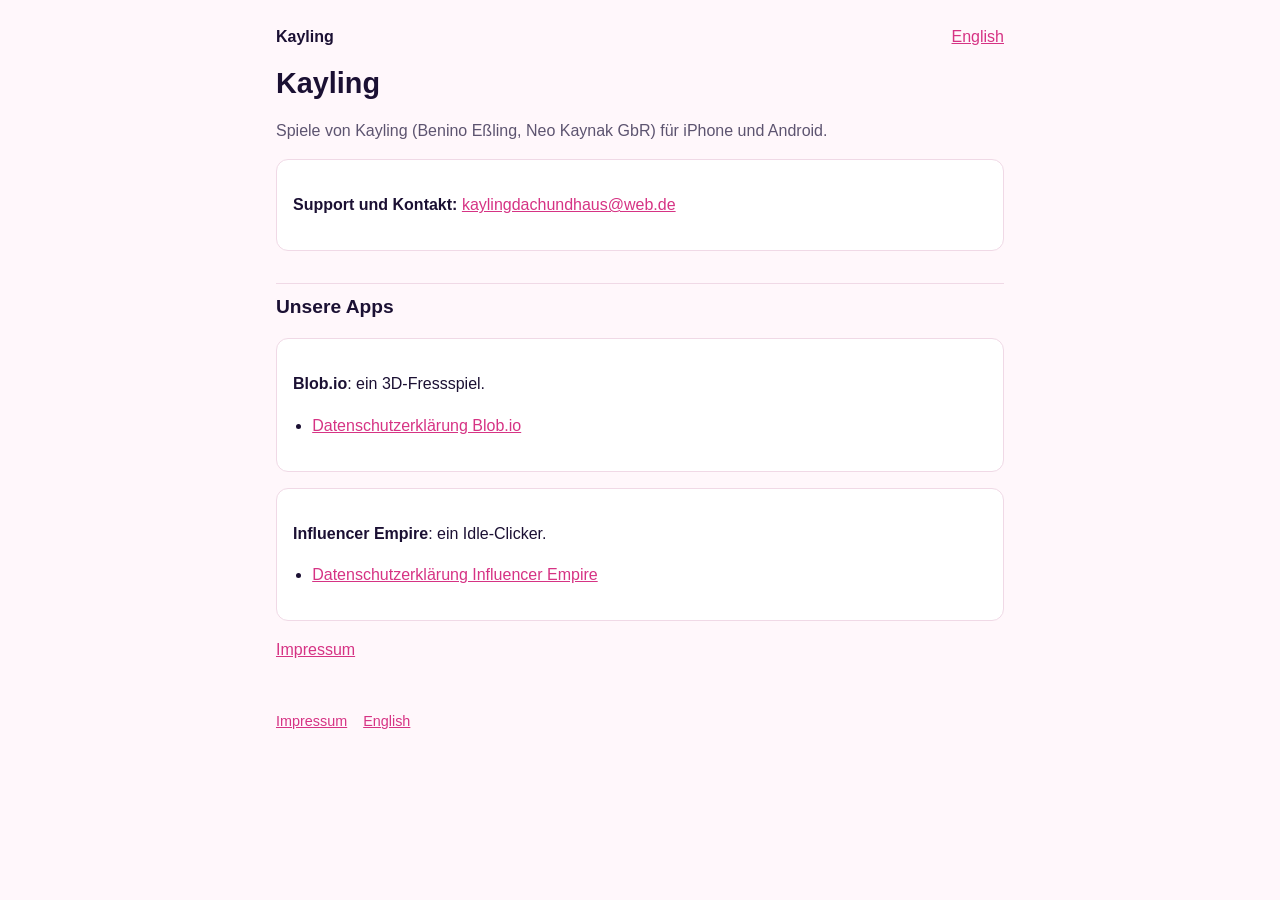
<file: index.html>
<!doctype html>
<html lang="de">
<head>
  <meta charset="utf-8">
  <meta name="viewport" content="width=device-width, initial-scale=1">
  <title>Kayling | Spiele</title>
  <link rel="stylesheet" href="style.css">
</head>
<body>
<main>
  <header class="top"><a class="brand" href="index.html">Kayling</a><nav class="lang"><a href="en/index.html" hreflang="en">English</a></nav></header>
  <h1>Kayling</h1>
  <p class="muted">Spiele von Kayling (Benino Eßling, Neo Kaynak GbR) für iPhone und Android.</p>
  <div class="card">
    <p><strong>Support und Kontakt:</strong> <a href="mailto:kaylingdachundhaus@web.de">kaylingdachundhaus@web.de</a></p>
  </div>
  <h2 id="datenschutz">Unsere Apps</h2>
  <div class="card">
    <p><strong>Blob.io</strong>: ein 3D-Fressspiel.</p>
    <ul><li><a href="datenschutz-blob.html">Datenschutzerklärung Blob.io</a></li></ul>
  </div>
  <div class="card">
    <p><strong>Influencer Empire</strong>: ein Idle-Clicker.</p>
    <ul><li><a href="datenschutz-influencer.html">Datenschutzerklärung Influencer Empire</a></li></ul>
  </div>
  <p><a href="impressum.html">Impressum</a></p>
  <footer class="muted"><a href="impressum.html">Impressum</a><a href="en/index.html">English</a></footer>
</main>
</body>
</html>
</file>
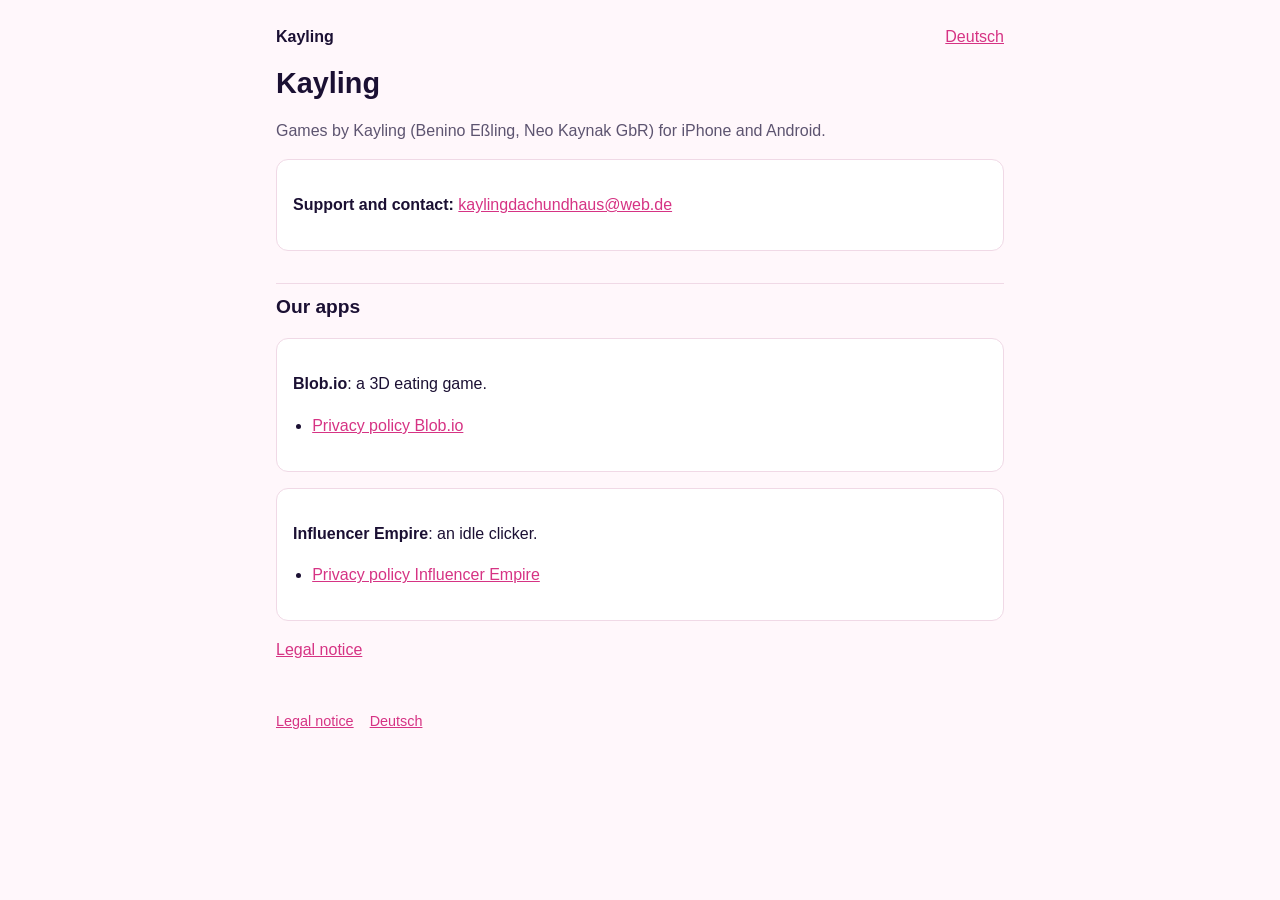
<file: en/index.html>
<!doctype html>
<html lang="en">
<head>
  <meta charset="utf-8">
  <meta name="viewport" content="width=device-width, initial-scale=1">
  <title>Kayling | Games</title>
  <link rel="stylesheet" href="../style.css">
</head>
<body>
<main>
  <header class="top"><a class="brand" href="index.html">Kayling</a><nav class="lang"><a href="../index.html" hreflang="de">Deutsch</a></nav></header>
  <h1>Kayling</h1>
  <p class="muted">Games by Kayling (Benino Eßling, Neo Kaynak GbR) for iPhone and Android.</p>
  <div class="card">
    <p><strong>Support and contact:</strong> <a href="mailto:kaylingdachundhaus@web.de">kaylingdachundhaus@web.de</a></p>
  </div>
  <h2 id="privacy">Our apps</h2>
  <div class="card">
    <p><strong>Blob.io</strong>: a 3D eating game.</p>
    <ul><li><a href="privacy-blob.html">Privacy policy Blob.io</a></li></ul>
  </div>
  <div class="card">
    <p><strong>Influencer Empire</strong>: an idle clicker.</p>
    <ul><li><a href="privacy-influencer.html">Privacy policy Influencer Empire</a></li></ul>
  </div>
  <p><a href="imprint.html">Legal notice</a></p>
  <footer class="muted"><a href="imprint.html">Legal notice</a><a href="../index.html">Deutsch</a></footer>
</main>
</body>
</html>
</file>
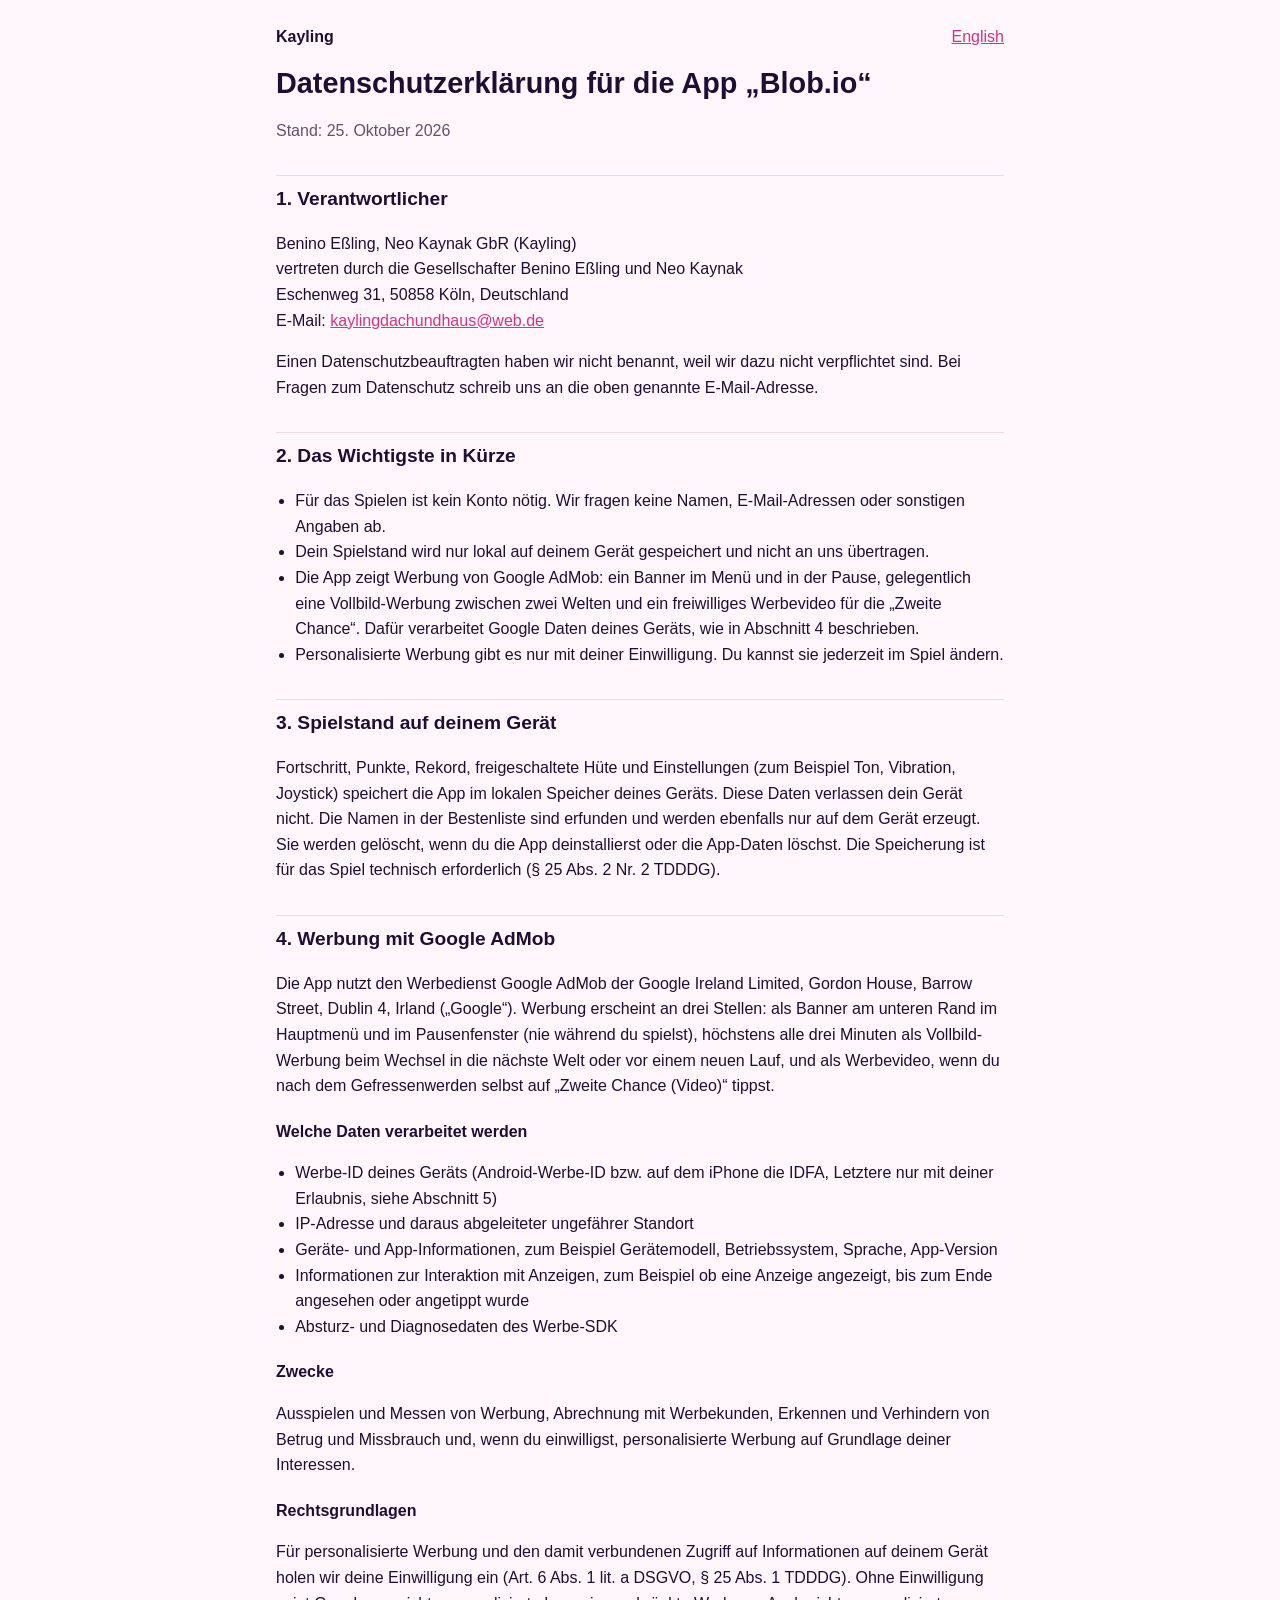
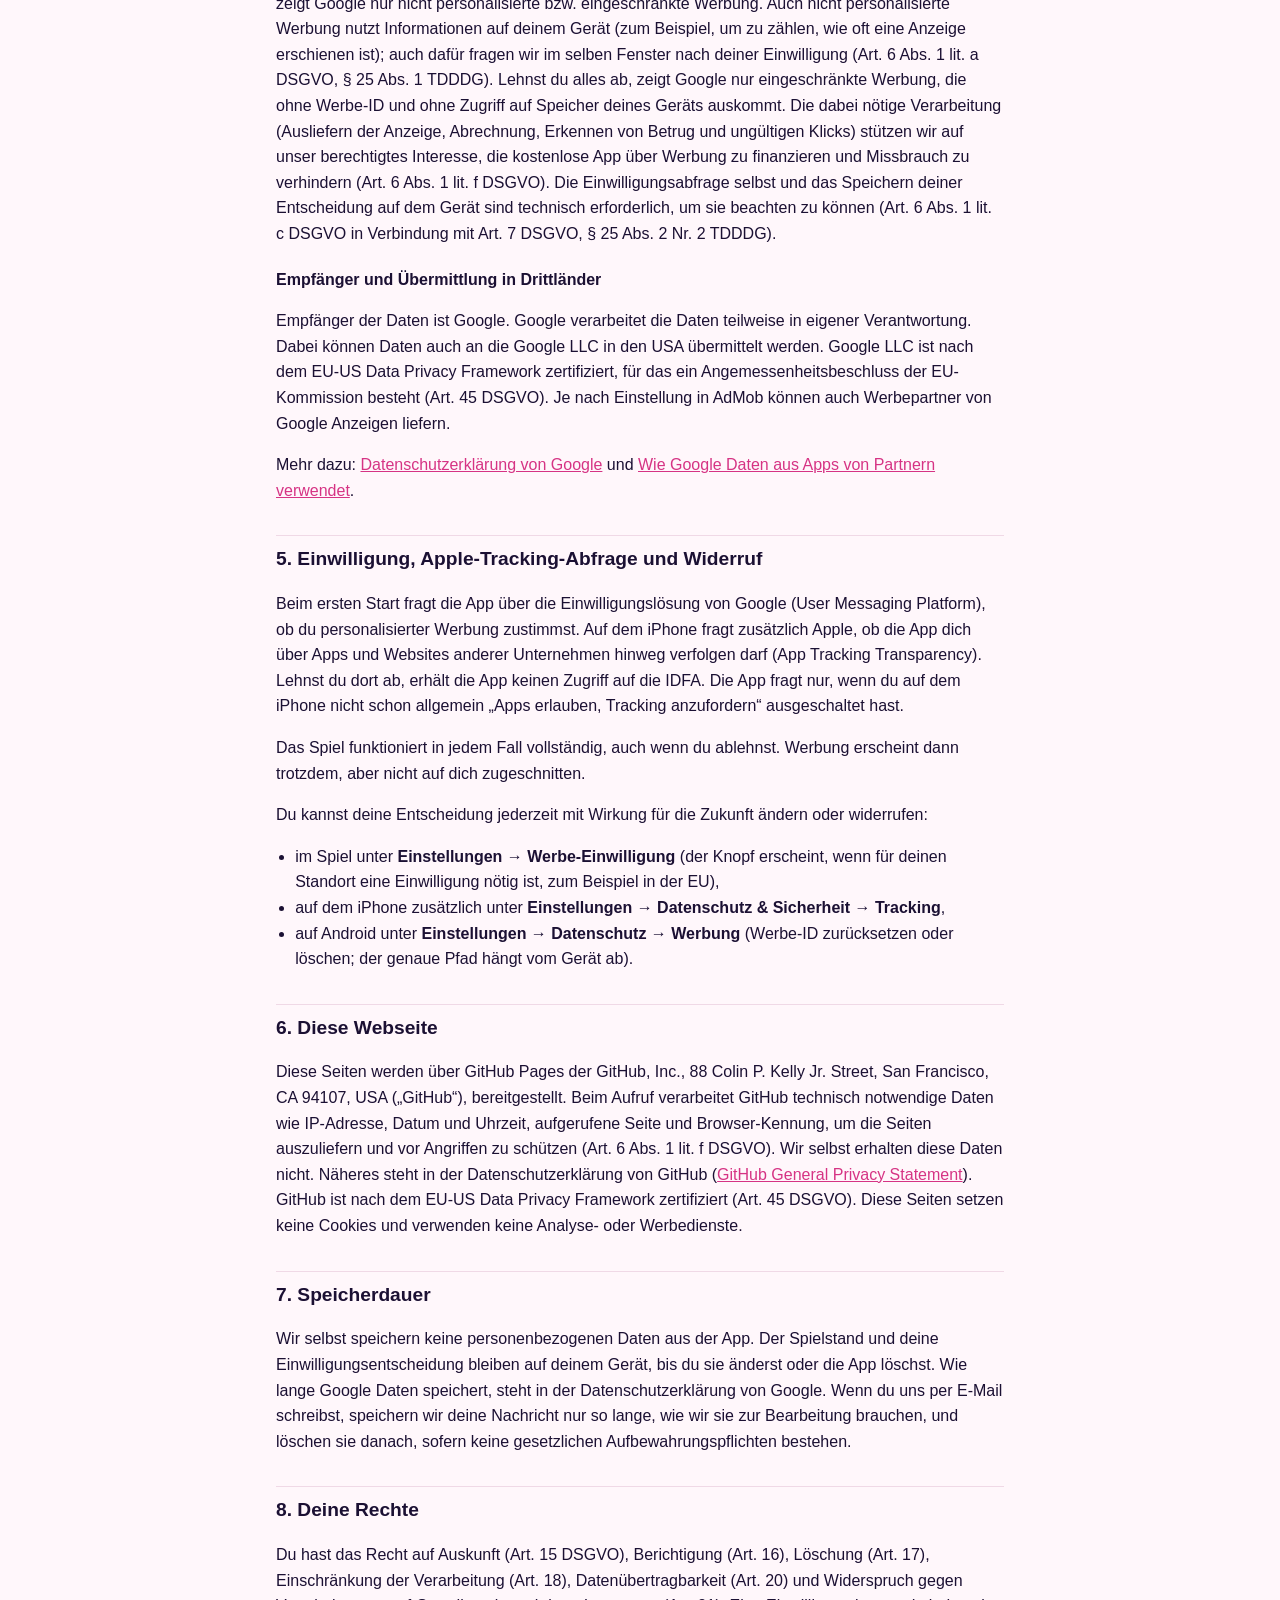
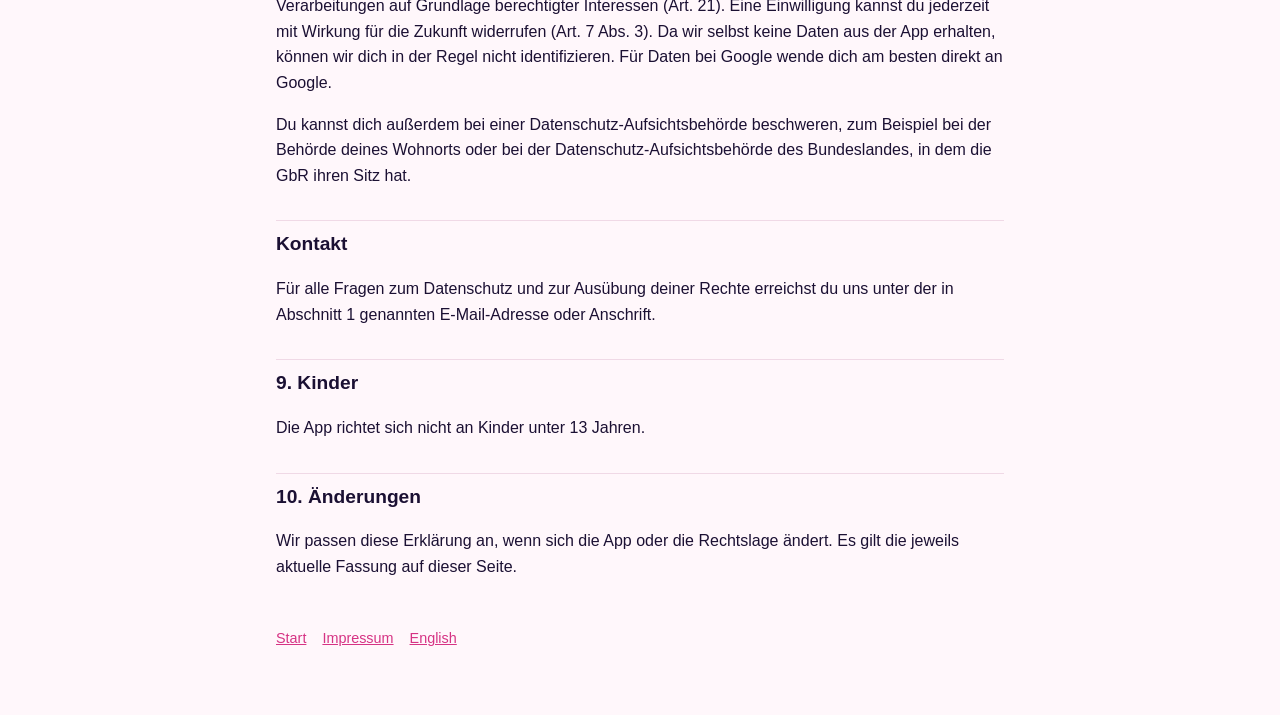
<file: datenschutz-blob.html>
<!doctype html>
<html lang="de">
<head>
  <meta charset="utf-8">
  <meta name="viewport" content="width=device-width, initial-scale=1">
  <title>Datenschutzerklärung Blob.io | Kayling</title>
  <link rel="stylesheet" href="style.css">
</head>
<body>
<main>
  <header class="top"><a class="brand" href="index.html">Kayling</a><nav class="lang"><a href="en/privacy-blob.html" hreflang="en">English</a></nav></header>


  <h1>Datenschutzerklärung für die App „Blob.io“</h1>
  <p class="muted">Stand: 25. Oktober 2026</p>

  <h2>1. Verantwortlicher</h2>
  <p>
    Benino Eßling, Neo Kaynak GbR (Kayling)<br>
    vertreten durch die Gesellschafter Benino Eßling und Neo Kaynak<br>
    Eschenweg 31, 50858 Köln, Deutschland<br>
    E-Mail: <a href="mailto:kaylingdachundhaus@web.de">kaylingdachundhaus@web.de</a>
  </p>
  <p>Einen Datenschutzbeauftragten haben wir nicht benannt, weil wir dazu nicht verpflichtet sind. Bei Fragen zum Datenschutz schreib uns an die oben genannte E-Mail-Adresse.</p>

  <h2>2. Das Wichtigste in Kürze</h2>
  <ul>
    <li>Für das Spielen ist kein Konto nötig. Wir fragen keine Namen, E-Mail-Adressen oder sonstigen Angaben ab.</li>
    <li>Dein Spielstand wird nur lokal auf deinem Gerät gespeichert und nicht an uns übertragen.</li>
    <li>Die App zeigt Werbung von Google AdMob: ein Banner im Menü und in der Pause, gelegentlich eine Vollbild-Werbung zwischen zwei Welten und ein freiwilliges Werbevideo für die „Zweite Chance“. Dafür verarbeitet Google Daten deines Geräts, wie in Abschnitt 4 beschrieben.</li>
    <li>Personalisierte Werbung gibt es nur mit deiner Einwilligung. Du kannst sie jederzeit im Spiel ändern.</li>
  </ul>

  <h2>3. Spielstand auf deinem Gerät</h2>
  <p>Fortschritt, Punkte, Rekord, freigeschaltete Hüte und Einstellungen (zum Beispiel Ton, Vibration, Joystick) speichert die App im lokalen Speicher deines Geräts. Diese Daten verlassen dein Gerät nicht. Die Namen in der Bestenliste sind erfunden und werden ebenfalls nur auf dem Gerät erzeugt. Sie werden gelöscht, wenn du die App deinstallierst oder die App-Daten löschst. Die Speicherung ist für das Spiel technisch erforderlich (§ 25 Abs. 2 Nr. 2 TDDDG).</p>

  <h2>4. Werbung mit Google AdMob</h2>
  <p>Die App nutzt den Werbedienst Google AdMob der Google Ireland Limited, Gordon House, Barrow Street, Dublin 4, Irland („Google“). Werbung erscheint an drei Stellen: als Banner am unteren Rand im Hauptmenü und im Pausenfenster (nie während du spielst), höchstens alle drei Minuten als Vollbild-Werbung beim Wechsel in die nächste Welt oder vor einem neuen Lauf, und als Werbevideo, wenn du nach dem Gefressenwerden selbst auf „Zweite Chance (Video)“ tippst.</p>

  <h3>Welche Daten verarbeitet werden</h3>
  <ul>
    <li>Werbe-ID deines Geräts (Android-Werbe-ID bzw. auf dem iPhone die IDFA, Letztere nur mit deiner Erlaubnis, siehe Abschnitt 5)</li>
    <li>IP-Adresse und daraus abgeleiteter ungefährer Standort</li>
    <li>Geräte- und App-Informationen, zum Beispiel Gerätemodell, Betriebssystem, Sprache, App-Version</li>
    <li>Informationen zur Interaktion mit Anzeigen, zum Beispiel ob eine Anzeige angezeigt, bis zum Ende angesehen oder angetippt wurde</li>
    <li>Absturz- und Diagnosedaten des Werbe-SDK</li>
  </ul>

  <h3>Zwecke</h3>
  <p>Ausspielen und Messen von Werbung, Abrechnung mit Werbekunden, Erkennen und Verhindern von Betrug und Missbrauch und, wenn du einwilligst, personalisierte Werbung auf Grundlage deiner Interessen.</p>

  <h3>Rechtsgrundlagen</h3>
  <p>Für personalisierte Werbung und den damit verbundenen Zugriff auf Informationen auf deinem Gerät holen wir deine Einwilligung ein (Art. 6 Abs. 1 lit. a DSGVO, § 25 Abs. 1 TDDDG). Ohne Einwilligung zeigt Google nur nicht personalisierte bzw. eingeschränkte Werbung. Auch nicht personalisierte Werbung nutzt Informationen auf deinem Gerät (zum Beispiel, um zu zählen, wie oft eine Anzeige erschienen ist); auch dafür fragen wir im selben Fenster nach deiner Einwilligung (Art. 6 Abs. 1 lit. a DSGVO, § 25 Abs. 1 TDDDG). Lehnst du alles ab, zeigt Google nur eingeschränkte Werbung, die ohne Werbe-ID und ohne Zugriff auf Speicher deines Geräts auskommt. Die dabei nötige Verarbeitung (Ausliefern der Anzeige, Abrechnung, Erkennen von Betrug und ungültigen Klicks) stützen wir auf unser berechtigtes Interesse, die kostenlose App über Werbung zu finanzieren und Missbrauch zu verhindern (Art. 6 Abs. 1 lit. f DSGVO). Die Einwilligungsabfrage selbst und das Speichern deiner Entscheidung auf dem Gerät sind technisch erforderlich, um sie beachten zu können (Art. 6 Abs. 1 lit. c DSGVO in Verbindung mit Art. 7 DSGVO, § 25 Abs. 2 Nr. 2 TDDDG).</p>

  <h3>Empfänger und Übermittlung in Drittländer</h3>
  <p>Empfänger der Daten ist Google. Google verarbeitet die Daten teilweise in eigener Verantwortung. Dabei können Daten auch an die Google LLC in den USA übermittelt werden. Google LLC ist nach dem EU-US Data Privacy Framework zertifiziert, für das ein Angemessenheitsbeschluss der EU-Kommission besteht (Art. 45 DSGVO). Je nach Einstellung in AdMob können auch Werbepartner von Google Anzeigen liefern.</p>
  <p>Mehr dazu: <a href="https://policies.google.com/privacy" rel="noopener">Datenschutzerklärung von Google</a> und <a href="https://policies.google.com/technologies/partner-sites" rel="noopener">Wie Google Daten aus Apps von Partnern verwendet</a>.</p>

  <h2>5. Einwilligung, Apple-Tracking-Abfrage und Widerruf</h2>
  <p>Beim ersten Start fragt die App über die Einwilligungslösung von Google (User Messaging Platform), ob du personalisierter Werbung zustimmst. Auf dem iPhone fragt zusätzlich Apple, ob die App dich über Apps und Websites anderer Unternehmen hinweg verfolgen darf (App Tracking Transparency). Lehnst du dort ab, erhält die App keinen Zugriff auf die IDFA. Die App fragt nur, wenn du auf dem iPhone nicht schon allgemein „Apps erlauben, Tracking anzufordern“ ausgeschaltet hast.</p>
  <p>Das Spiel funktioniert in jedem Fall vollständig, auch wenn du ablehnst. Werbung erscheint dann trotzdem, aber nicht auf dich zugeschnitten.</p>
  <p>Du kannst deine Entscheidung jederzeit mit Wirkung für die Zukunft ändern oder widerrufen:</p>
  <ul>
    <li>im Spiel unter <strong>Einstellungen → Werbe-Einwilligung</strong> (der Knopf erscheint, wenn für deinen Standort eine Einwilligung nötig ist, zum Beispiel in der EU),</li>
    <li>auf dem iPhone zusätzlich unter <strong>Einstellungen → Datenschutz &amp; Sicherheit → Tracking</strong>,</li>
    <li>auf Android unter <strong>Einstellungen → Datenschutz → Werbung</strong> (Werbe-ID zurücksetzen oder löschen; der genaue Pfad hängt vom Gerät ab).</li>
  </ul>

  <h2>6. Diese Webseite</h2>
  <p>Diese Seiten werden über GitHub Pages der GitHub, Inc., 88 Colin P. Kelly Jr. Street, San Francisco, CA 94107, USA („GitHub“), bereitgestellt. Beim Aufruf verarbeitet GitHub technisch notwendige Daten wie IP-Adresse, Datum und Uhrzeit, aufgerufene Seite und Browser-Kennung, um die Seiten auszuliefern und vor Angriffen zu schützen (Art. 6 Abs. 1 lit. f DSGVO). Wir selbst erhalten diese Daten nicht. Näheres steht in der Datenschutzerklärung von GitHub (<a href="https://docs.github.com/de/site-policy/privacy-policies/github-general-privacy-statement">GitHub General Privacy Statement</a>). GitHub ist nach dem EU-US Data Privacy Framework zertifiziert (Art. 45 DSGVO). Diese Seiten setzen keine Cookies und verwenden keine Analyse- oder Werbedienste.</p>

  <h2>7. Speicherdauer</h2>
  <p>Wir selbst speichern keine personenbezogenen Daten aus der App. Der Spielstand und deine Einwilligungsentscheidung bleiben auf deinem Gerät, bis du sie änderst oder die App löschst. Wie lange Google Daten speichert, steht in der Datenschutzerklärung von Google. Wenn du uns per E-Mail schreibst, speichern wir deine Nachricht nur so lange, wie wir sie zur Bearbeitung brauchen, und löschen sie danach, sofern keine gesetzlichen Aufbewahrungspflichten bestehen.</p>

  <h2>8. Deine Rechte</h2>
  <p>Du hast das Recht auf Auskunft (Art. 15 DSGVO), Berichtigung (Art. 16), Löschung (Art. 17), Einschränkung der Verarbeitung (Art. 18), Datenübertragbarkeit (Art. 20) und Widerspruch gegen Verarbeitungen auf Grundlage berechtigter Interessen (Art. 21). Eine Einwilligung kannst du jederzeit mit Wirkung für die Zukunft widerrufen (Art. 7 Abs. 3). Da wir selbst keine Daten aus der App erhalten, können wir dich in der Regel nicht identifizieren. Für Daten bei Google wende dich am besten direkt an Google.</p>
  <p>Du kannst dich außerdem bei einer Datenschutz-Aufsichtsbehörde beschweren, zum Beispiel bei der Behörde deines Wohnorts oder bei der Datenschutz-Aufsichtsbehörde des Bundeslandes, in dem die GbR ihren Sitz hat.</p>

  <h2>Kontakt</h2>
  <p>Für alle Fragen zum Datenschutz und zur Ausübung deiner Rechte erreichst du uns unter der in Abschnitt 1 genannten E-Mail-Adresse oder Anschrift.</p>

  <h2>9. Kinder</h2>
  <p>Die App richtet sich nicht an Kinder unter 13 Jahren.</p>

  <h2>10. Änderungen</h2>
  <p>Wir passen diese Erklärung an, wenn sich die App oder die Rechtslage ändert. Es gilt die jeweils aktuelle Fassung auf dieser Seite.</p>

  <footer class="muted"><a href="index.html">Start</a><a href="impressum.html">Impressum</a><a href="en/privacy-blob.html">English</a></footer>
</main>
</body>
</html>
</file>
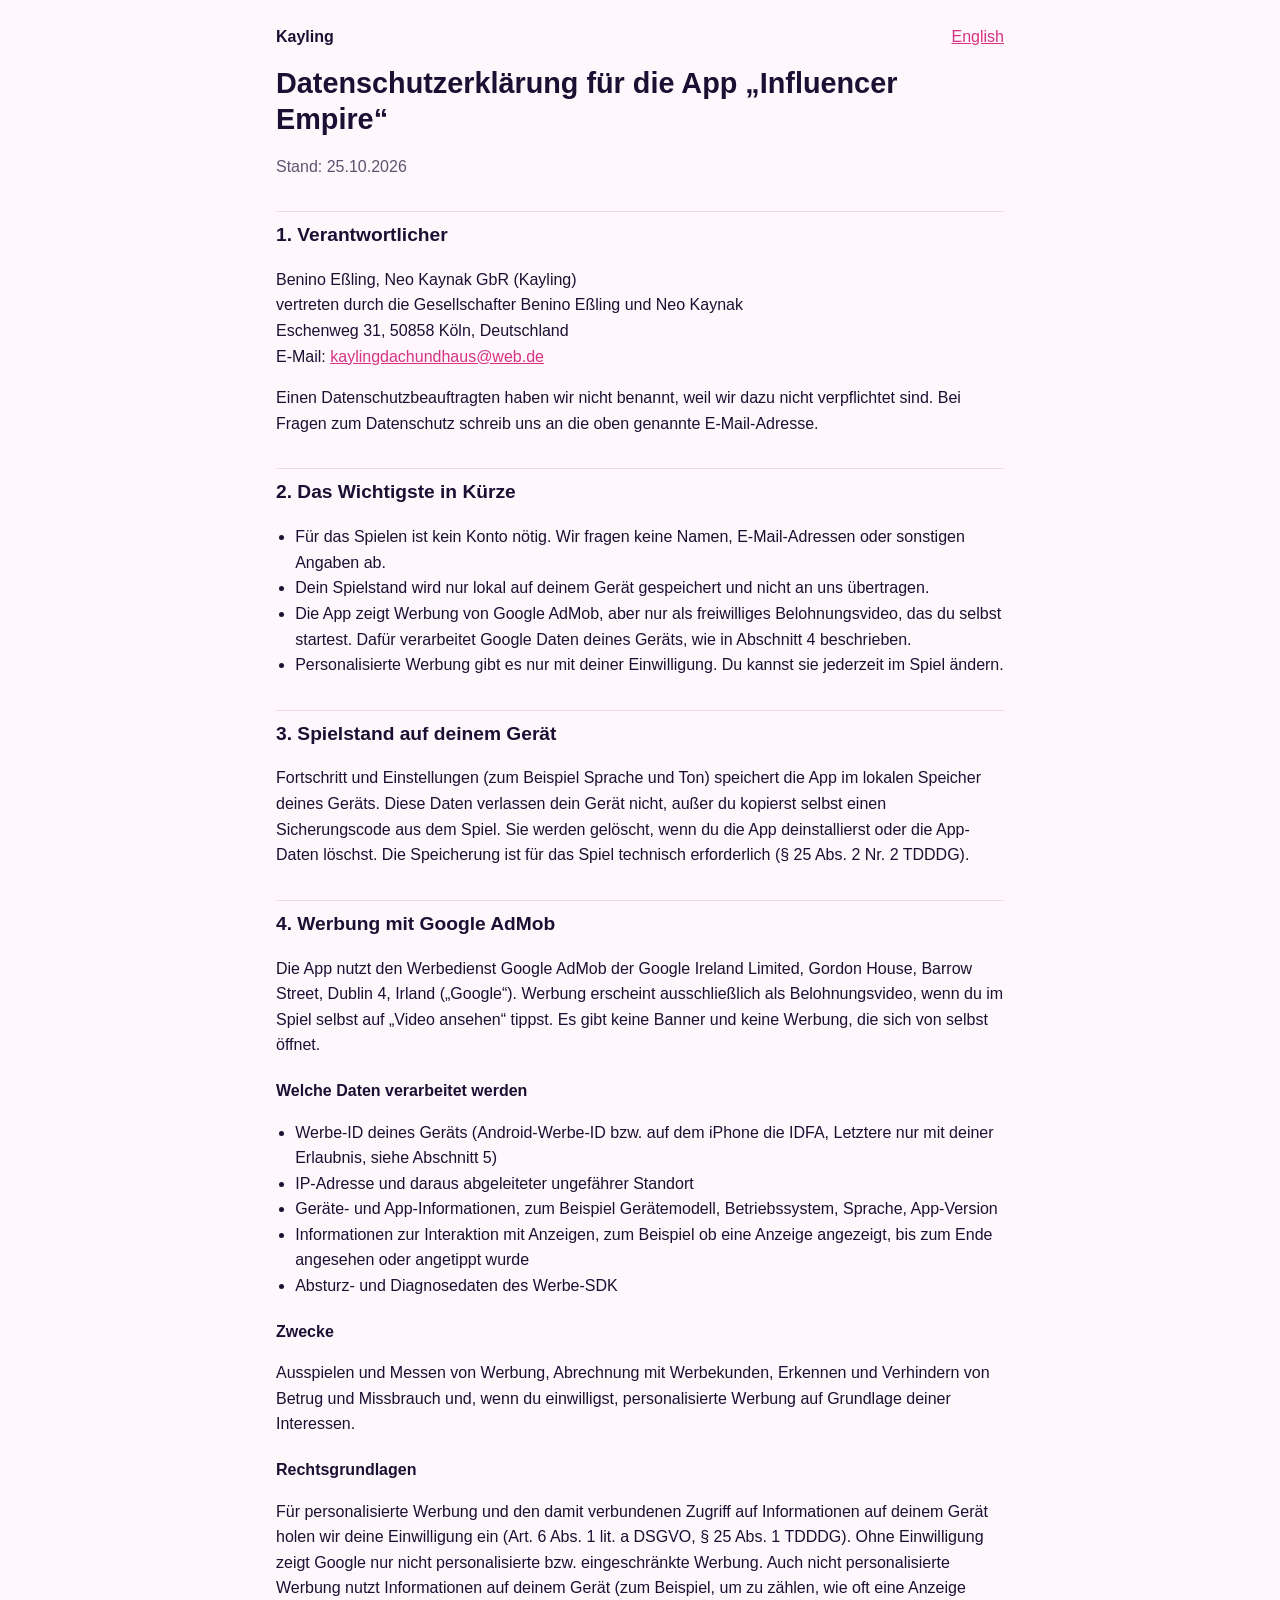
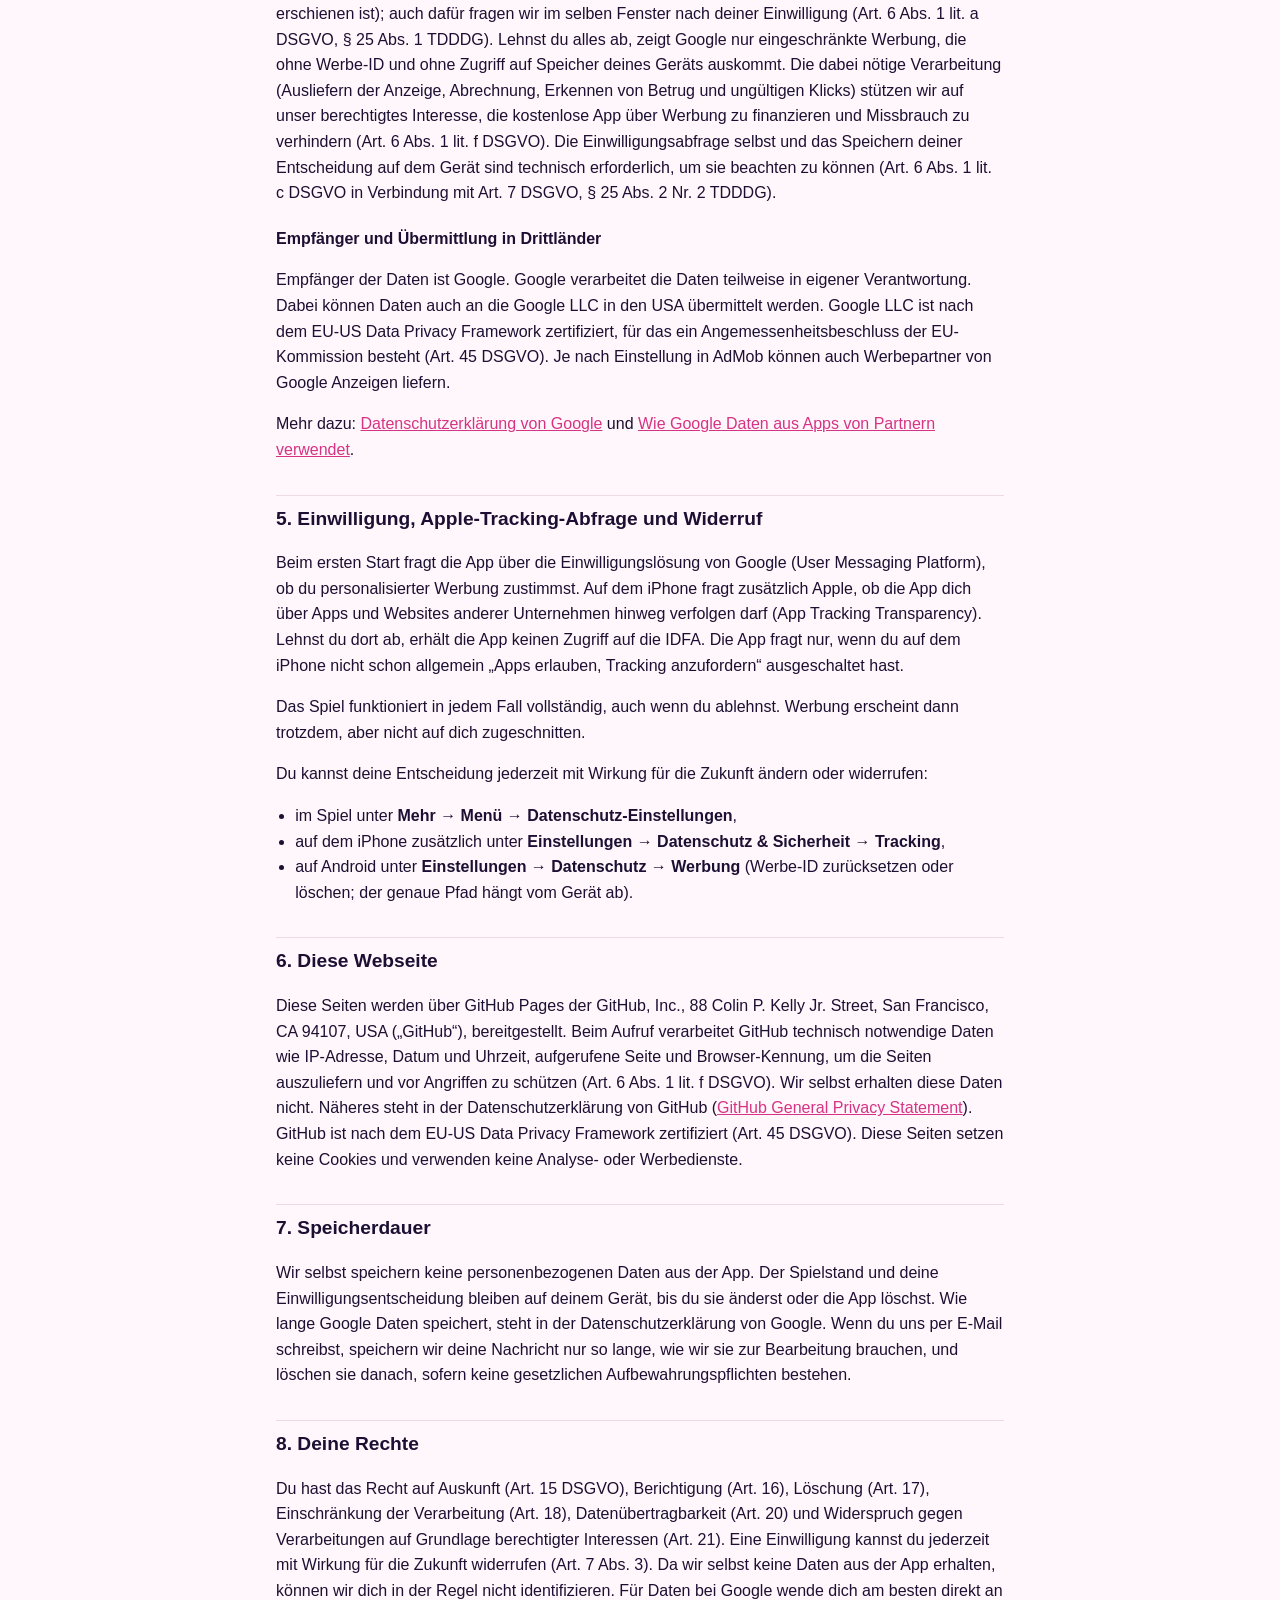
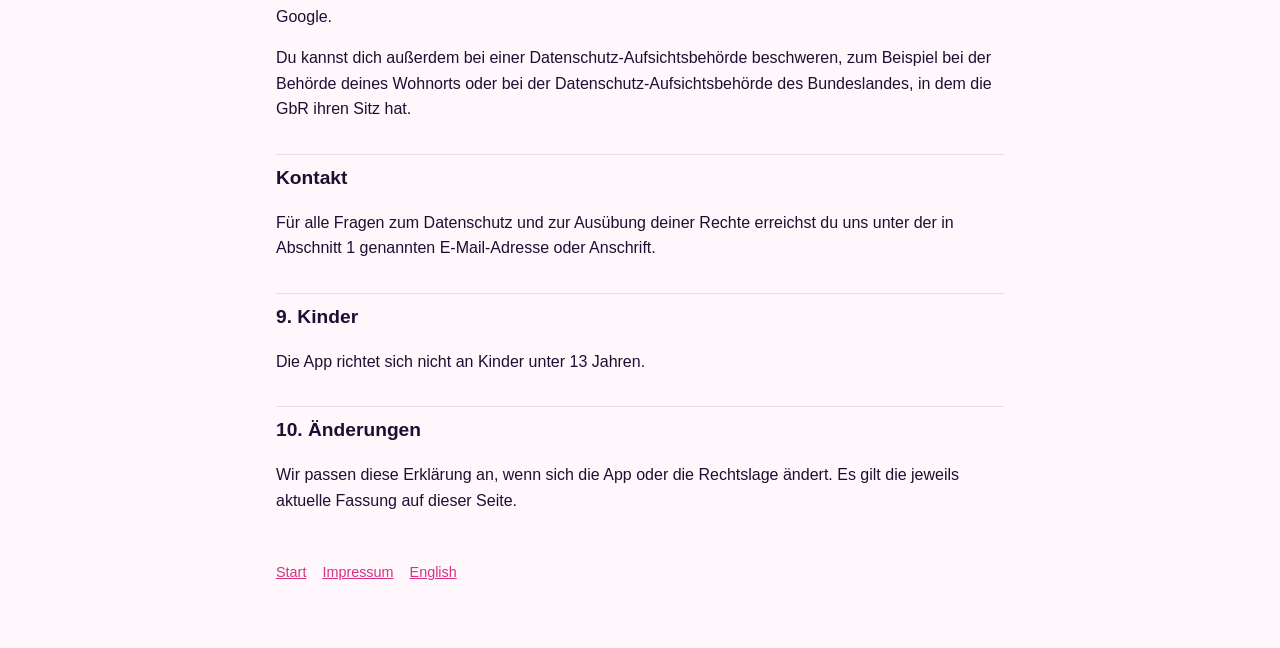
<file: datenschutz-influencer.html>
<!doctype html>
<html lang="de">
<head>
  <meta charset="utf-8">
  <meta name="viewport" content="width=device-width, initial-scale=1">
  <title>Datenschutzerklärung Influencer Empire | Kayling</title>
  <link rel="stylesheet" href="style.css">
</head>
<body>
<main>
  <header class="top"><a class="brand" href="index.html">Kayling</a><nav class="lang"><a href="en/privacy-influencer.html" hreflang="en">English</a></nav></header>

  <h1>Datenschutzerklärung für die App „Influencer Empire“</h1>
  <p class="muted">Stand: 25.10.2026</p>

  <h2>1. Verantwortlicher</h2>
  <p>
    Benino Eßling, Neo Kaynak GbR (Kayling)<br>
    vertreten durch die Gesellschafter Benino Eßling und Neo Kaynak<br>
    Eschenweg 31, 50858 Köln, Deutschland<br>
    E-Mail: <a href="mailto:kaylingdachundhaus@web.de">kaylingdachundhaus@web.de</a>
  </p>
  <p>Einen Datenschutzbeauftragten haben wir nicht benannt, weil wir dazu nicht verpflichtet sind. Bei Fragen zum Datenschutz schreib uns an die oben genannte E-Mail-Adresse.</p>

  <h2>2. Das Wichtigste in Kürze</h2>
  <ul>
    <li>Für das Spielen ist kein Konto nötig. Wir fragen keine Namen, E-Mail-Adressen oder sonstigen Angaben ab.</li>
    <li>Dein Spielstand wird nur lokal auf deinem Gerät gespeichert und nicht an uns übertragen.</li>
    <li>Die App zeigt Werbung von Google AdMob, aber nur als freiwilliges Belohnungsvideo, das du selbst startest. Dafür verarbeitet Google Daten deines Geräts, wie in Abschnitt 4 beschrieben.</li>
    <li>Personalisierte Werbung gibt es nur mit deiner Einwilligung. Du kannst sie jederzeit im Spiel ändern.</li>
  </ul>

  <h2>3. Spielstand auf deinem Gerät</h2>
  <p>Fortschritt und Einstellungen (zum Beispiel Sprache und Ton) speichert die App im lokalen Speicher deines Geräts. Diese Daten verlassen dein Gerät nicht, außer du kopierst selbst einen Sicherungscode aus dem Spiel. Sie werden gelöscht, wenn du die App deinstallierst oder die App-Daten löschst. Die Speicherung ist für das Spiel technisch erforderlich (§ 25 Abs. 2 Nr. 2 TDDDG).</p>

  <h2>4. Werbung mit Google AdMob</h2>
  <p>Die App nutzt den Werbedienst Google AdMob der Google Ireland Limited, Gordon House, Barrow Street, Dublin 4, Irland („Google“). Werbung erscheint ausschließlich als Belohnungsvideo, wenn du im Spiel selbst auf „Video ansehen“ tippst. Es gibt keine Banner und keine Werbung, die sich von selbst öffnet.</p>

  <h3>Welche Daten verarbeitet werden</h3>
  <ul>
    <li>Werbe-ID deines Geräts (Android-Werbe-ID bzw. auf dem iPhone die IDFA, Letztere nur mit deiner Erlaubnis, siehe Abschnitt 5)</li>
    <li>IP-Adresse und daraus abgeleiteter ungefährer Standort</li>
    <li>Geräte- und App-Informationen, zum Beispiel Gerätemodell, Betriebssystem, Sprache, App-Version</li>
    <li>Informationen zur Interaktion mit Anzeigen, zum Beispiel ob eine Anzeige angezeigt, bis zum Ende angesehen oder angetippt wurde</li>
    <li>Absturz- und Diagnosedaten des Werbe-SDK</li>
  </ul>

  <h3>Zwecke</h3>
  <p>Ausspielen und Messen von Werbung, Abrechnung mit Werbekunden, Erkennen und Verhindern von Betrug und Missbrauch und, wenn du einwilligst, personalisierte Werbung auf Grundlage deiner Interessen.</p>

  <h3>Rechtsgrundlagen</h3>
  <p>Für personalisierte Werbung und den damit verbundenen Zugriff auf Informationen auf deinem Gerät holen wir deine Einwilligung ein (Art. 6 Abs. 1 lit. a DSGVO, § 25 Abs. 1 TDDDG). Ohne Einwilligung zeigt Google nur nicht personalisierte bzw. eingeschränkte Werbung. Auch nicht personalisierte Werbung nutzt Informationen auf deinem Gerät (zum Beispiel, um zu zählen, wie oft eine Anzeige erschienen ist); auch dafür fragen wir im selben Fenster nach deiner Einwilligung (Art. 6 Abs. 1 lit. a DSGVO, § 25 Abs. 1 TDDDG). Lehnst du alles ab, zeigt Google nur eingeschränkte Werbung, die ohne Werbe-ID und ohne Zugriff auf Speicher deines Geräts auskommt. Die dabei nötige Verarbeitung (Ausliefern der Anzeige, Abrechnung, Erkennen von Betrug und ungültigen Klicks) stützen wir auf unser berechtigtes Interesse, die kostenlose App über Werbung zu finanzieren und Missbrauch zu verhindern (Art. 6 Abs. 1 lit. f DSGVO). Die Einwilligungsabfrage selbst und das Speichern deiner Entscheidung auf dem Gerät sind technisch erforderlich, um sie beachten zu können (Art. 6 Abs. 1 lit. c DSGVO in Verbindung mit Art. 7 DSGVO, § 25 Abs. 2 Nr. 2 TDDDG).</p>

  <h3>Empfänger und Übermittlung in Drittländer</h3>
  <p>Empfänger der Daten ist Google. Google verarbeitet die Daten teilweise in eigener Verantwortung. Dabei können Daten auch an die Google LLC in den USA übermittelt werden. Google LLC ist nach dem EU-US Data Privacy Framework zertifiziert, für das ein Angemessenheitsbeschluss der EU-Kommission besteht (Art. 45 DSGVO). Je nach Einstellung in AdMob können auch Werbepartner von Google Anzeigen liefern.</p>
  <p>Mehr dazu: <a href="https://policies.google.com/privacy" rel="noopener">Datenschutzerklärung von Google</a> und <a href="https://policies.google.com/technologies/partner-sites" rel="noopener">Wie Google Daten aus Apps von Partnern verwendet</a>.</p>

  <h2>5. Einwilligung, Apple-Tracking-Abfrage und Widerruf</h2>
  <p>Beim ersten Start fragt die App über die Einwilligungslösung von Google (User Messaging Platform), ob du personalisierter Werbung zustimmst. Auf dem iPhone fragt zusätzlich Apple, ob die App dich über Apps und Websites anderer Unternehmen hinweg verfolgen darf (App Tracking Transparency). Lehnst du dort ab, erhält die App keinen Zugriff auf die IDFA. Die App fragt nur, wenn du auf dem iPhone nicht schon allgemein „Apps erlauben, Tracking anzufordern“ ausgeschaltet hast.</p>
  <p>Das Spiel funktioniert in jedem Fall vollständig, auch wenn du ablehnst. Werbung erscheint dann trotzdem, aber nicht auf dich zugeschnitten.</p>
  <p>Du kannst deine Entscheidung jederzeit mit Wirkung für die Zukunft ändern oder widerrufen:</p>
  <ul>
    <li>im Spiel unter <strong>Mehr → Menü → Datenschutz-Einstellungen</strong>,</li>
    <li>auf dem iPhone zusätzlich unter <strong>Einstellungen → Datenschutz &amp; Sicherheit → Tracking</strong>,</li>
    <li>auf Android unter <strong>Einstellungen → Datenschutz → Werbung</strong> (Werbe-ID zurücksetzen oder löschen; der genaue Pfad hängt vom Gerät ab).</li>
  </ul>

  <h2>6. Diese Webseite</h2>
  <p>Diese Seiten werden über GitHub Pages der GitHub, Inc., 88 Colin P. Kelly Jr. Street, San Francisco, CA 94107, USA („GitHub“), bereitgestellt. Beim Aufruf verarbeitet GitHub technisch notwendige Daten wie IP-Adresse, Datum und Uhrzeit, aufgerufene Seite und Browser-Kennung, um die Seiten auszuliefern und vor Angriffen zu schützen (Art. 6 Abs. 1 lit. f DSGVO). Wir selbst erhalten diese Daten nicht. Näheres steht in der Datenschutzerklärung von GitHub (<a href="https://docs.github.com/de/site-policy/privacy-policies/github-general-privacy-statement">GitHub General Privacy Statement</a>). GitHub ist nach dem EU-US Data Privacy Framework zertifiziert (Art. 45 DSGVO). Diese Seiten setzen keine Cookies und verwenden keine Analyse- oder Werbedienste.</p>

  <h2>7. Speicherdauer</h2>
  <p>Wir selbst speichern keine personenbezogenen Daten aus der App. Der Spielstand und deine Einwilligungsentscheidung bleiben auf deinem Gerät, bis du sie änderst oder die App löschst. Wie lange Google Daten speichert, steht in der Datenschutzerklärung von Google. Wenn du uns per E-Mail schreibst, speichern wir deine Nachricht nur so lange, wie wir sie zur Bearbeitung brauchen, und löschen sie danach, sofern keine gesetzlichen Aufbewahrungspflichten bestehen.</p>

  <h2>8. Deine Rechte</h2>
  <p>Du hast das Recht auf Auskunft (Art. 15 DSGVO), Berichtigung (Art. 16), Löschung (Art. 17), Einschränkung der Verarbeitung (Art. 18), Datenübertragbarkeit (Art. 20) und Widerspruch gegen Verarbeitungen auf Grundlage berechtigter Interessen (Art. 21). Eine Einwilligung kannst du jederzeit mit Wirkung für die Zukunft widerrufen (Art. 7 Abs. 3). Da wir selbst keine Daten aus der App erhalten, können wir dich in der Regel nicht identifizieren. Für Daten bei Google wende dich am besten direkt an Google.</p>
  <p>Du kannst dich außerdem bei einer Datenschutz-Aufsichtsbehörde beschweren, zum Beispiel bei der Behörde deines Wohnorts oder bei der Datenschutz-Aufsichtsbehörde des Bundeslandes, in dem die GbR ihren Sitz hat.</p>

  <h2>Kontakt</h2>
  <p>Für alle Fragen zum Datenschutz und zur Ausübung deiner Rechte erreichst du uns unter der in Abschnitt 1 genannten E-Mail-Adresse oder Anschrift.</p>

  <h2>9. Kinder</h2>
  <p>Die App richtet sich nicht an Kinder unter 13 Jahren.</p>

  <h2>10. Änderungen</h2>
  <p>Wir passen diese Erklärung an, wenn sich die App oder die Rechtslage ändert. Es gilt die jeweils aktuelle Fassung auf dieser Seite.</p>

  <footer class="muted"><a href="index.html">Start</a><a href="impressum.html">Impressum</a><a href="en/privacy-influencer.html">English</a></footer>
</main>
</body>
</html>
</file>
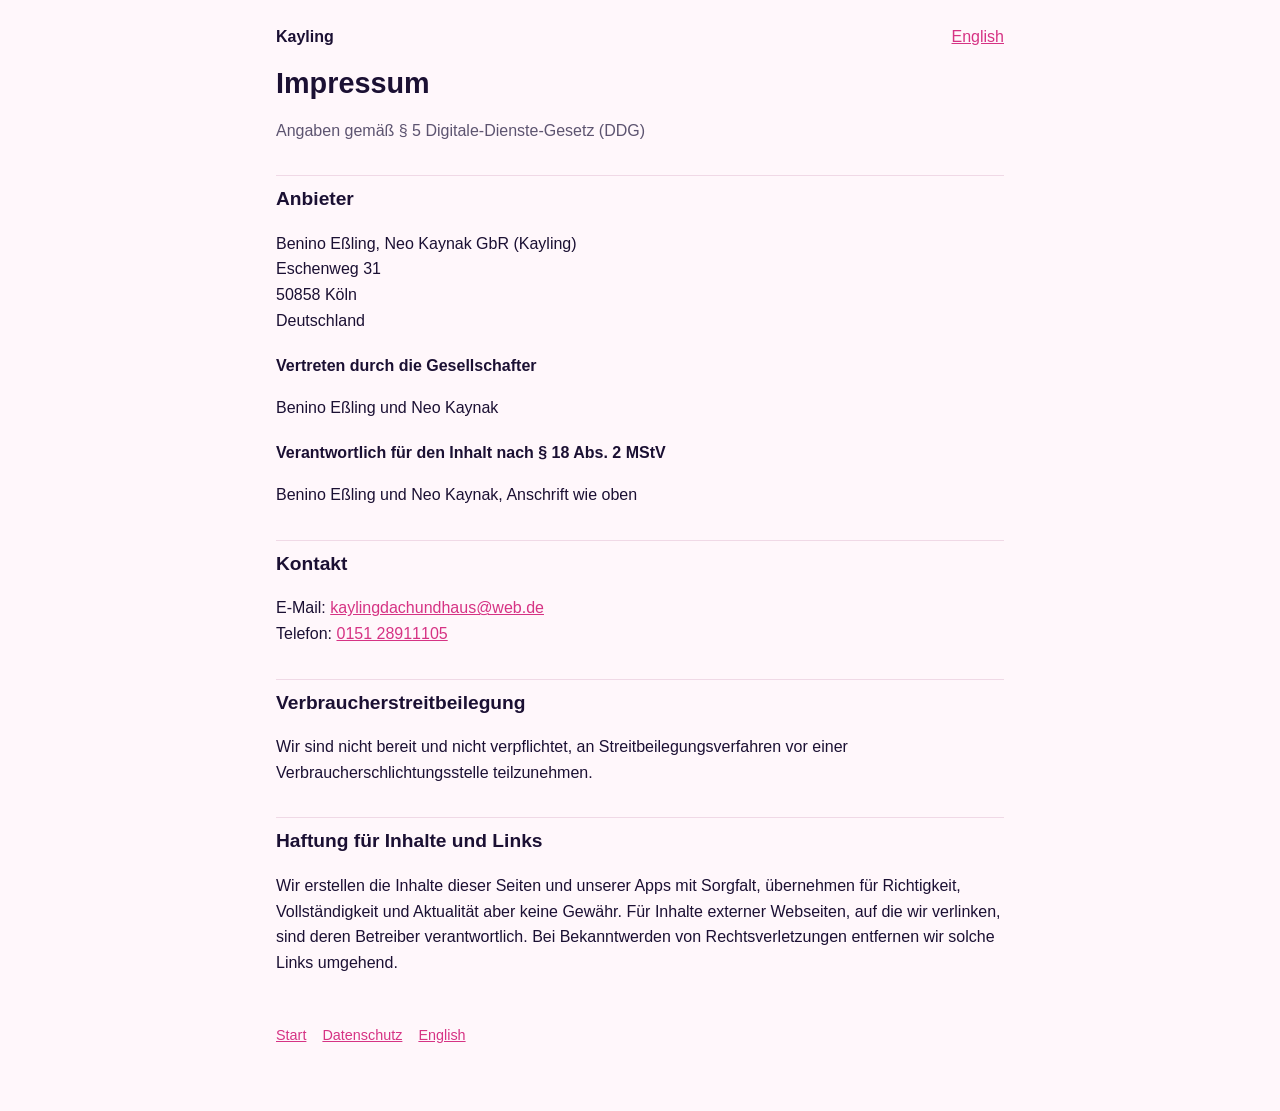
<file: impressum.html>
<!doctype html>
<html lang="de">
<head>
  <meta charset="utf-8">
  <meta name="viewport" content="width=device-width, initial-scale=1">
  <meta name="robots" content="noindex">
  <title>Impressum | Kayling</title>
  <link rel="stylesheet" href="style.css">
</head>
<body>
<main>
  <header class="top"><a class="brand" href="index.html">Kayling</a><nav class="lang"><a href="en/imprint.html" hreflang="en">English</a></nav></header>


  <h1>Impressum</h1>
  <p class="muted">Angaben gemäß § 5 Digitale-Dienste-Gesetz (DDG)</p>

  <h2>Anbieter</h2>
  <p>
    Benino Eßling, Neo Kaynak GbR (Kayling)<br>
    Eschenweg 31<br>
    50858 Köln<br>
    Deutschland
  </p>

  <h3>Vertreten durch die Gesellschafter</h3>
  <p>Benino Eßling und Neo Kaynak</p>

  <h3>Verantwortlich für den Inhalt nach § 18 Abs. 2 MStV</h3>
  <p>Benino Eßling und Neo Kaynak, Anschrift wie oben</p>

  <h2>Kontakt</h2>
  <p>
    E-Mail: <a href="mailto:kaylingdachundhaus@web.de">kaylingdachundhaus@web.de</a><br>
    Telefon: <a href="tel:+4915128911105">0151 28911105</a>
  </p>


  <h2>Verbraucherstreitbeilegung</h2>
  <p>Wir sind nicht bereit und nicht verpflichtet, an Streitbeilegungsverfahren vor einer Verbraucherschlichtungsstelle teilzunehmen.</p>

  <h2>Haftung für Inhalte und Links</h2>
  <p>Wir erstellen die Inhalte dieser Seiten und unserer Apps mit Sorgfalt, übernehmen für Richtigkeit, Vollständigkeit und Aktualität aber keine Gewähr. Für Inhalte externer Webseiten, auf die wir verlinken, sind deren Betreiber verantwortlich. Bei Bekanntwerden von Rechtsverletzungen entfernen wir solche Links umgehend.</p>

  <footer class="muted"><a href="index.html">Start</a><a href="index.html#datenschutz">Datenschutz</a><a href="en/imprint.html">English</a></footer>
</main>
</body>
</html>
</file>
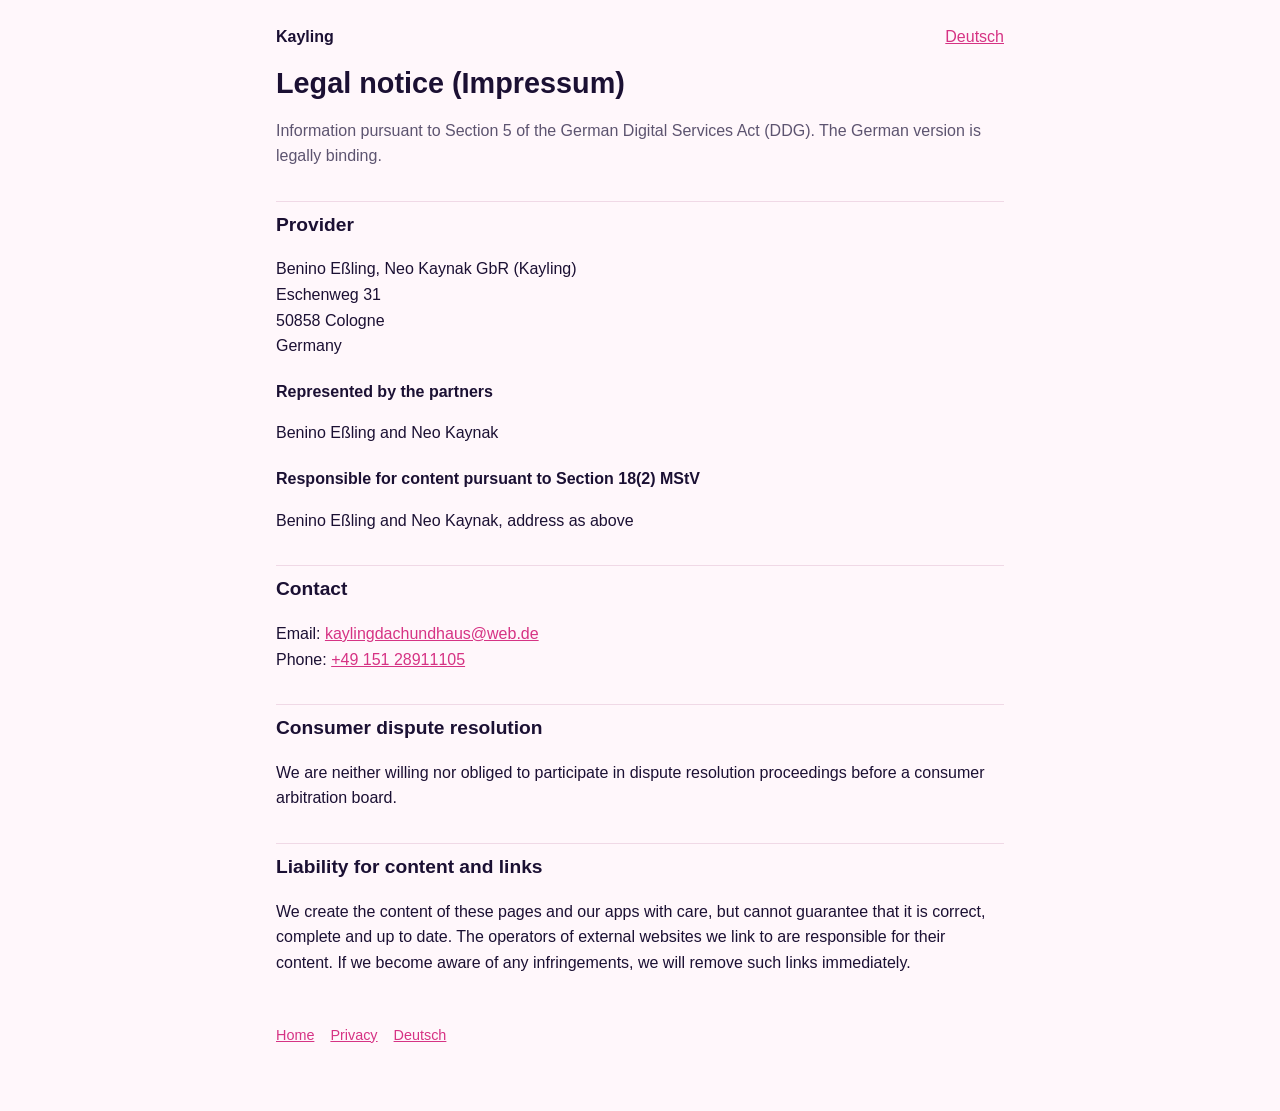
<file: en/imprint.html>
<!doctype html>
<html lang="en">
<head>
  <meta charset="utf-8">
  <meta name="viewport" content="width=device-width, initial-scale=1">
  <meta name="robots" content="noindex">
  <title>Legal notice | Kayling</title>
  <link rel="stylesheet" href="../style.css">
</head>
<body>
<main>
  <header class="top"><a class="brand" href="index.html">Kayling</a><nav class="lang"><a href="../impressum.html" hreflang="de">Deutsch</a></nav></header>


  <h1>Legal notice (Impressum)</h1>
  <p class="muted">Information pursuant to Section 5 of the German Digital Services Act (DDG). The German version is legally binding.</p>

  <h2>Provider</h2>
  <p>
    Benino Eßling, Neo Kaynak GbR (Kayling)<br>
    Eschenweg 31<br>
    50858 Cologne<br>
    Germany
  </p>

  <h3>Represented by the partners</h3>
  <p>Benino Eßling and Neo Kaynak</p>

  <h3>Responsible for content pursuant to Section 18(2) MStV</h3>
  <p>Benino Eßling and Neo Kaynak, address as above</p>

  <h2>Contact</h2>
  <p>
    Email: <a href="mailto:kaylingdachundhaus@web.de">kaylingdachundhaus@web.de</a><br>
    Phone: <a href="tel:+4915128911105">+49 151 28911105</a>
  </p>


  <h2>Consumer dispute resolution</h2>
  <p>We are neither willing nor obliged to participate in dispute resolution proceedings before a consumer arbitration board.</p>

  <h2>Liability for content and links</h2>
  <p>We create the content of these pages and our apps with care, but cannot guarantee that it is correct, complete and up to date. The operators of external websites we link to are responsible for their content. If we become aware of any infringements, we will remove such links immediately.</p>

  <footer class="muted"><a href="index.html">Home</a><a href="index.html#privacy">Privacy</a><a href="../impressum.html">Deutsch</a></footer>
</main>
</body>
</html>
</file>
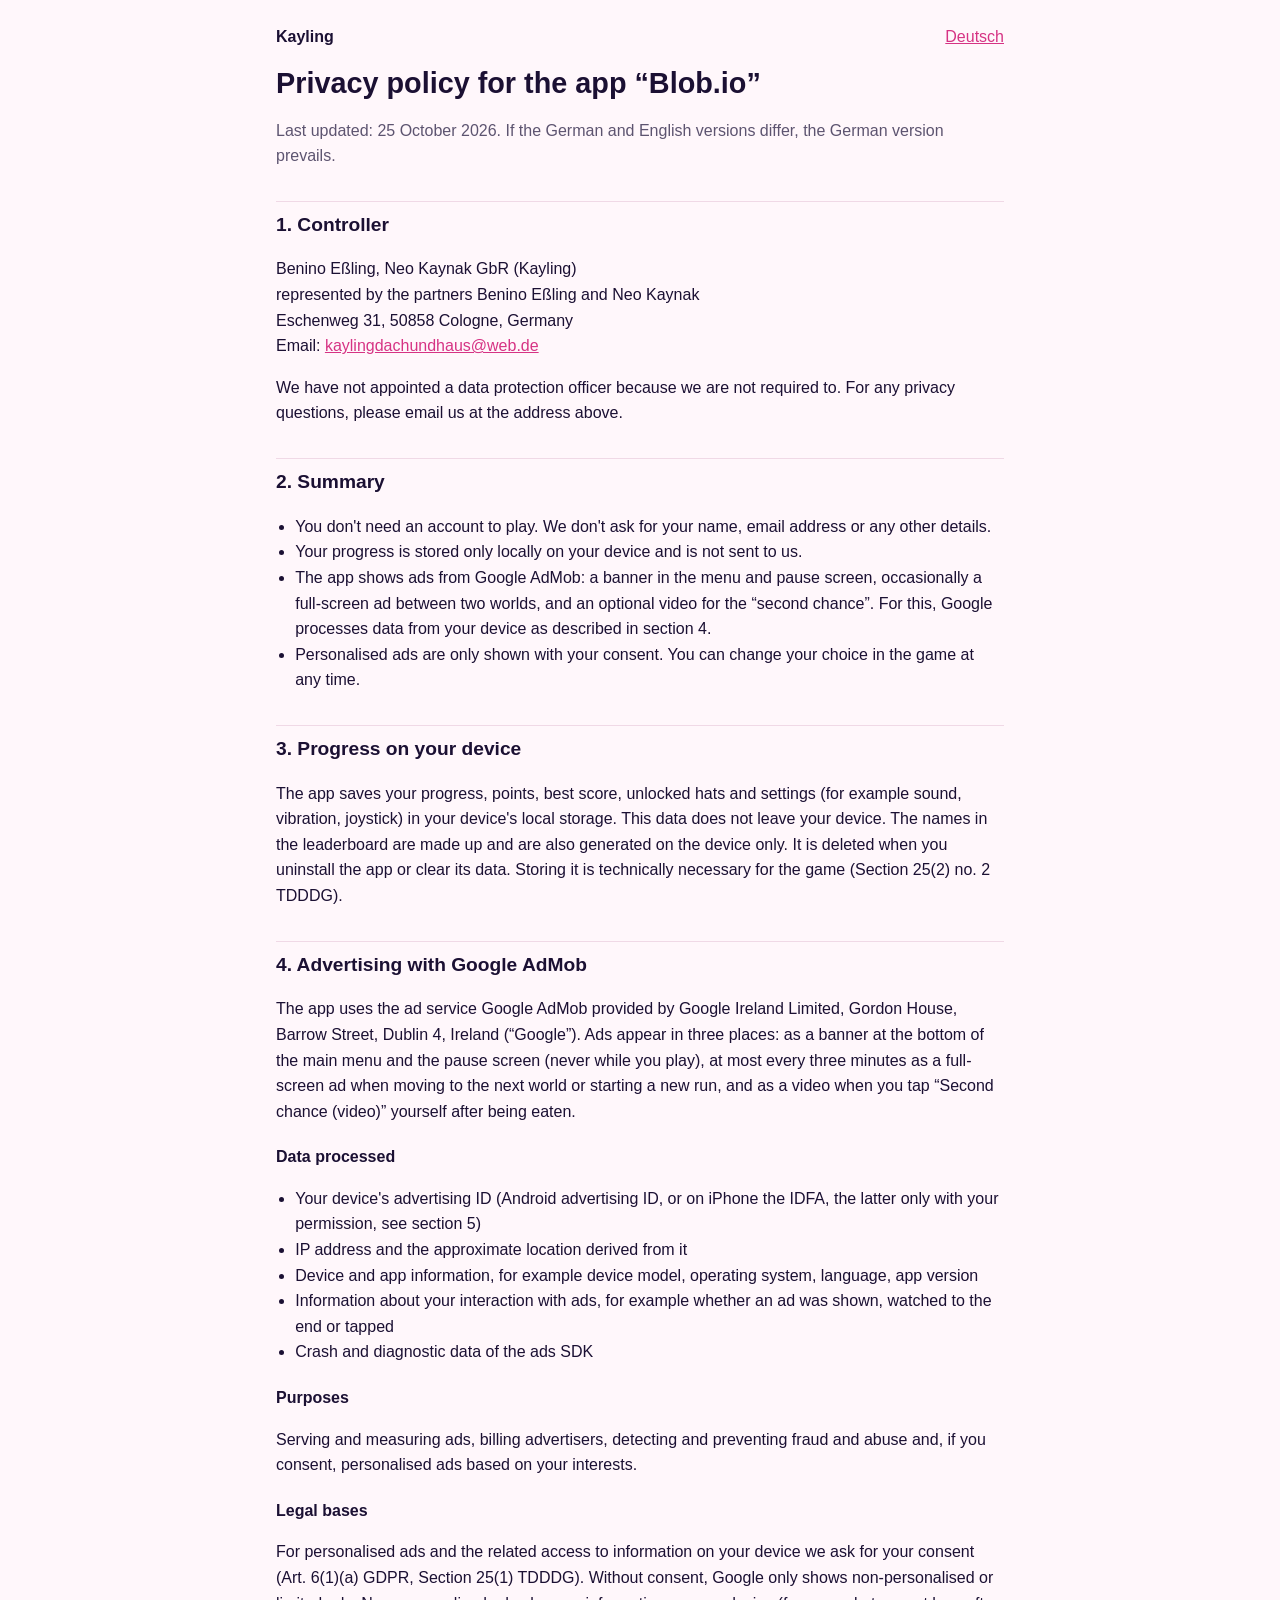
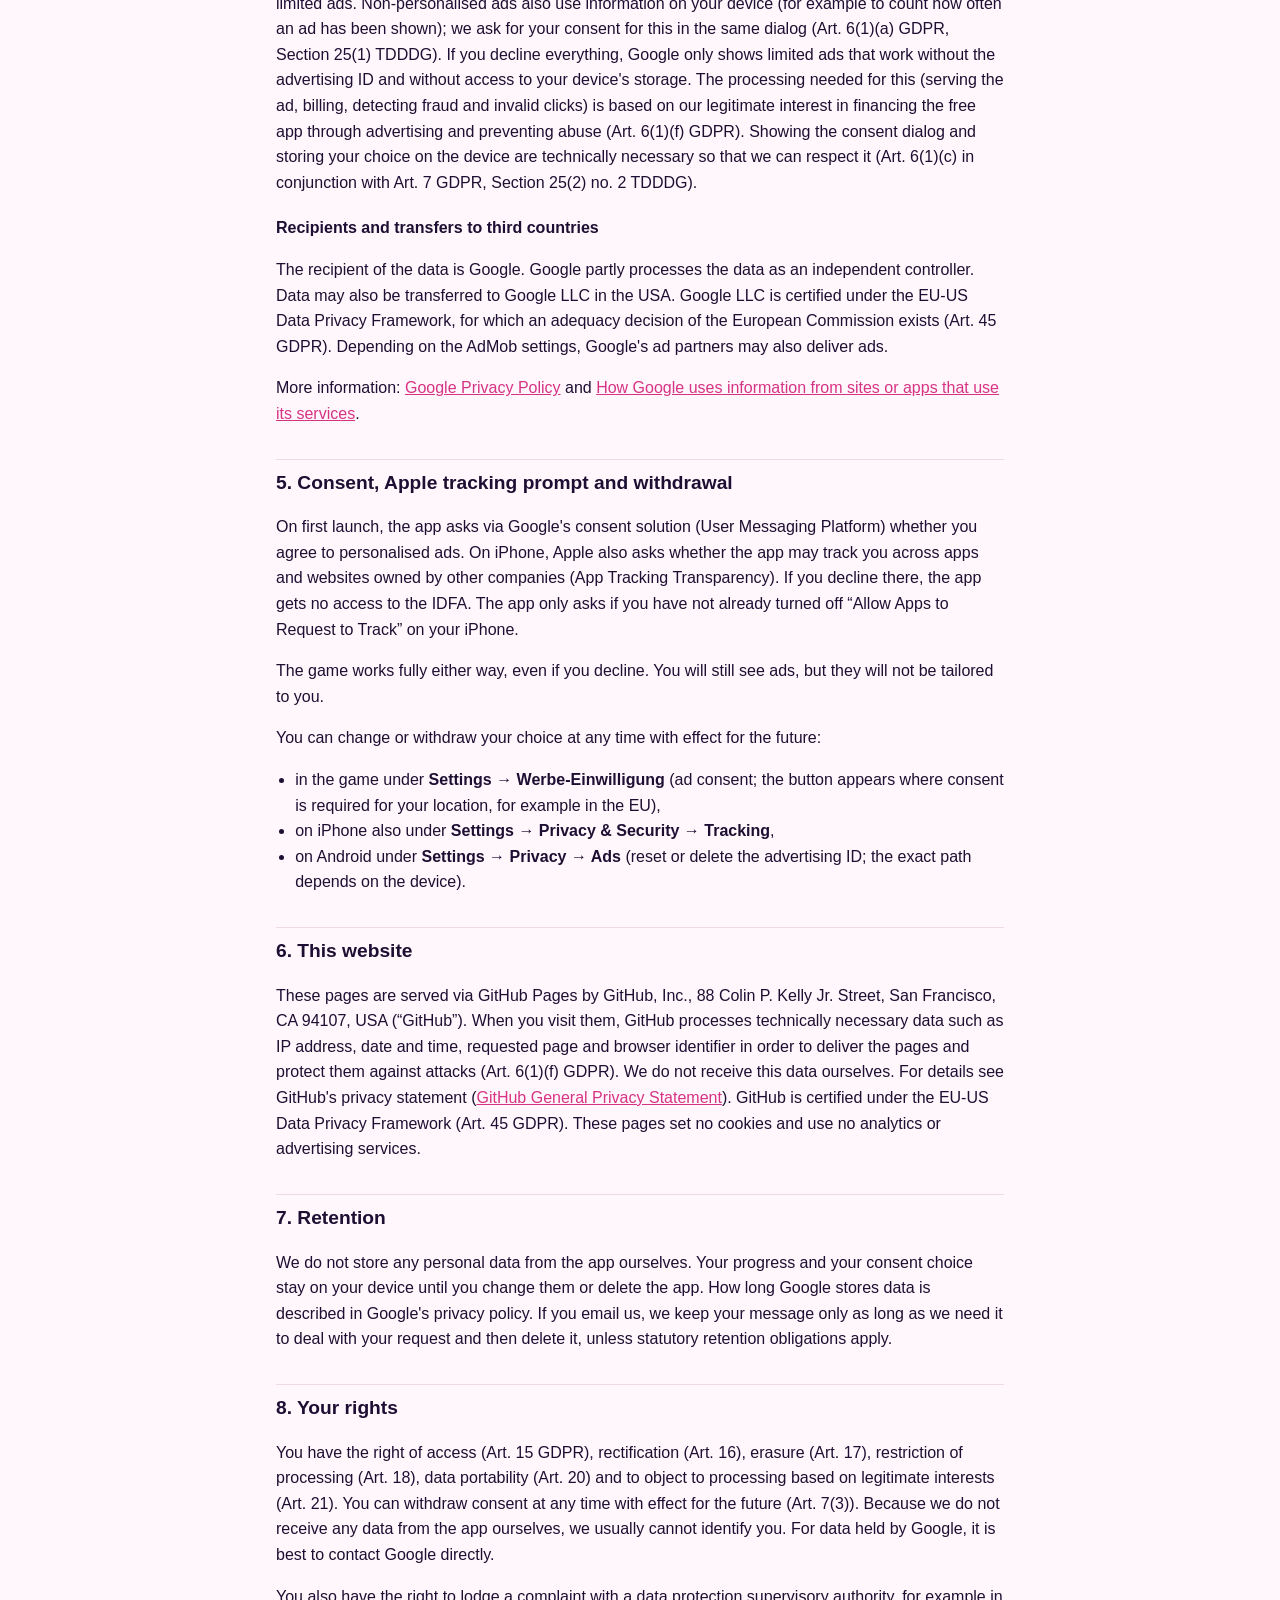
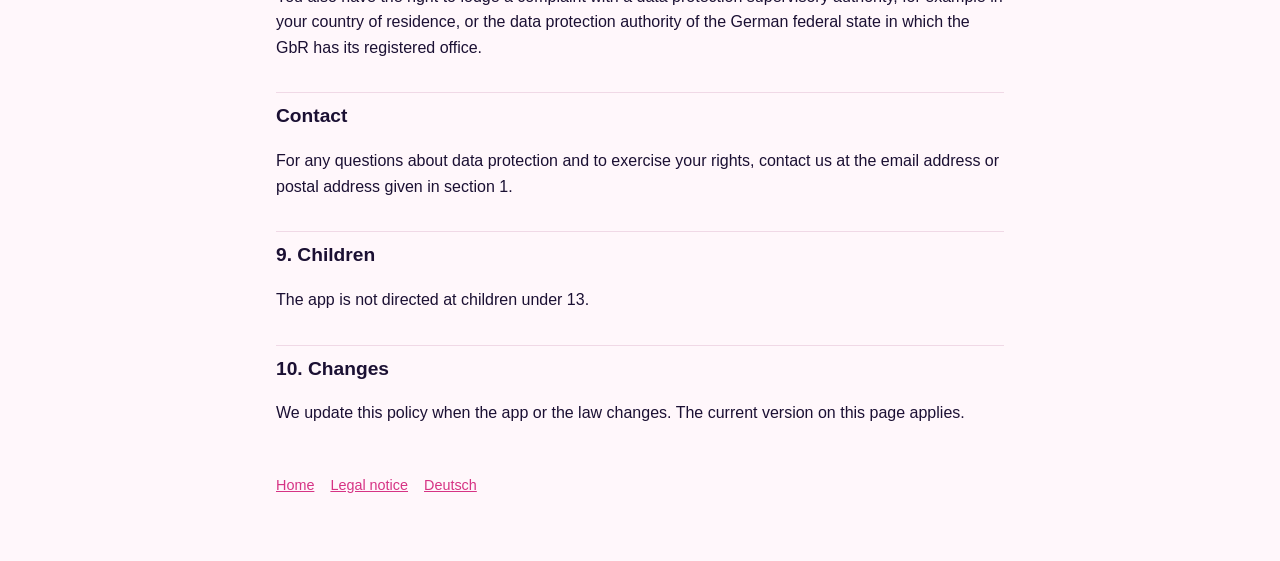
<file: en/privacy-blob.html>
<!doctype html>
<html lang="en">
<head>
  <meta charset="utf-8">
  <meta name="viewport" content="width=device-width, initial-scale=1">
  <title>Privacy policy Blob.io | Kayling</title>
  <link rel="stylesheet" href="../style.css">
</head>
<body>
<main>
  <header class="top"><a class="brand" href="index.html">Kayling</a><nav class="lang"><a href="../datenschutz-blob.html" hreflang="de">Deutsch</a></nav></header>


  <h1>Privacy policy for the app “Blob.io”</h1>
  <p class="muted">Last updated: 25 October 2026. If the German and English versions differ, the German version prevails.</p>

  <h2>1. Controller</h2>
  <p>
    Benino Eßling, Neo Kaynak GbR (Kayling)<br>
    represented by the partners Benino Eßling and Neo Kaynak<br>
    Eschenweg 31, 50858 Cologne, Germany<br>
    Email: <a href="mailto:kaylingdachundhaus@web.de">kaylingdachundhaus@web.de</a>
  </p>
  <p>We have not appointed a data protection officer because we are not required to. For any privacy questions, please email us at the address above.</p>

  <h2>2. Summary</h2>
  <ul>
    <li>You don't need an account to play. We don't ask for your name, email address or any other details.</li>
    <li>Your progress is stored only locally on your device and is not sent to us.</li>
    <li>The app shows ads from Google AdMob: a banner in the menu and pause screen, occasionally a full-screen ad between two worlds, and an optional video for the “second chance”. For this, Google processes data from your device as described in section 4.</li>
    <li>Personalised ads are only shown with your consent. You can change your choice in the game at any time.</li>
  </ul>

  <h2>3. Progress on your device</h2>
  <p>The app saves your progress, points, best score, unlocked hats and settings (for example sound, vibration, joystick) in your device's local storage. This data does not leave your device. The names in the leaderboard are made up and are also generated on the device only. It is deleted when you uninstall the app or clear its data. Storing it is technically necessary for the game (Section 25(2) no. 2 TDDDG).</p>

  <h2>4. Advertising with Google AdMob</h2>
  <p>The app uses the ad service Google AdMob provided by Google Ireland Limited, Gordon House, Barrow Street, Dublin 4, Ireland (“Google”). Ads appear in three places: as a banner at the bottom of the main menu and the pause screen (never while you play), at most every three minutes as a full-screen ad when moving to the next world or starting a new run, and as a video when you tap “Second chance (video)” yourself after being eaten.</p>

  <h3>Data processed</h3>
  <ul>
    <li>Your device's advertising ID (Android advertising ID, or on iPhone the IDFA, the latter only with your permission, see section 5)</li>
    <li>IP address and the approximate location derived from it</li>
    <li>Device and app information, for example device model, operating system, language, app version</li>
    <li>Information about your interaction with ads, for example whether an ad was shown, watched to the end or tapped</li>
    <li>Crash and diagnostic data of the ads SDK</li>
  </ul>

  <h3>Purposes</h3>
  <p>Serving and measuring ads, billing advertisers, detecting and preventing fraud and abuse and, if you consent, personalised ads based on your interests.</p>

  <h3>Legal bases</h3>
  <p>For personalised ads and the related access to information on your device we ask for your consent (Art. 6(1)(a) GDPR, Section 25(1) TDDDG). Without consent, Google only shows non-personalised or limited ads. Non-personalised ads also use information on your device (for example to count how often an ad has been shown); we ask for your consent for this in the same dialog (Art. 6(1)(a) GDPR, Section 25(1) TDDDG). If you decline everything, Google only shows limited ads that work without the advertising ID and without access to your device's storage. The processing needed for this (serving the ad, billing, detecting fraud and invalid clicks) is based on our legitimate interest in financing the free app through advertising and preventing abuse (Art. 6(1)(f) GDPR). Showing the consent dialog and storing your choice on the device are technically necessary so that we can respect it (Art. 6(1)(c) in conjunction with Art. 7 GDPR, Section 25(2) no. 2 TDDDG).</p>

  <h3>Recipients and transfers to third countries</h3>
  <p>The recipient of the data is Google. Google partly processes the data as an independent controller. Data may also be transferred to Google LLC in the USA. Google LLC is certified under the EU-US Data Privacy Framework, for which an adequacy decision of the European Commission exists (Art. 45 GDPR). Depending on the AdMob settings, Google's ad partners may also deliver ads.</p>
  <p>More information: <a href="https://policies.google.com/privacy" rel="noopener">Google Privacy Policy</a> and <a href="https://policies.google.com/technologies/partner-sites" rel="noopener">How Google uses information from sites or apps that use its services</a>.</p>

  <h2>5. Consent, Apple tracking prompt and withdrawal</h2>
  <p>On first launch, the app asks via Google's consent solution (User Messaging Platform) whether you agree to personalised ads. On iPhone, Apple also asks whether the app may track you across apps and websites owned by other companies (App Tracking Transparency). If you decline there, the app gets no access to the IDFA. The app only asks if you have not already turned off “Allow Apps to Request to Track” on your iPhone.</p>
  <p>The game works fully either way, even if you decline. You will still see ads, but they will not be tailored to you.</p>
  <p>You can change or withdraw your choice at any time with effect for the future:</p>
  <ul>
    <li>in the game under <strong>Settings → Werbe-Einwilligung</strong> (ad consent; the button appears where consent is required for your location, for example in the EU),</li>
    <li>on iPhone also under <strong>Settings → Privacy &amp; Security → Tracking</strong>,</li>
    <li>on Android under <strong>Settings → Privacy → Ads</strong> (reset or delete the advertising ID; the exact path depends on the device).</li>
  </ul>

  <h2>6. This website</h2>
  <p>These pages are served via GitHub Pages by GitHub, Inc., 88 Colin P. Kelly Jr. Street, San Francisco, CA 94107, USA (“GitHub”). When you visit them, GitHub processes technically necessary data such as IP address, date and time, requested page and browser identifier in order to deliver the pages and protect them against attacks (Art. 6(1)(f) GDPR). We do not receive this data ourselves. For details see GitHub's privacy statement (<a href="https://docs.github.com/en/site-policy/privacy-policies/github-general-privacy-statement">GitHub General Privacy Statement</a>). GitHub is certified under the EU-US Data Privacy Framework (Art. 45 GDPR). These pages set no cookies and use no analytics or advertising services.</p>

  <h2>7. Retention</h2>
  <p>We do not store any personal data from the app ourselves. Your progress and your consent choice stay on your device until you change them or delete the app. How long Google stores data is described in Google's privacy policy. If you email us, we keep your message only as long as we need it to deal with your request and then delete it, unless statutory retention obligations apply.</p>

  <h2>8. Your rights</h2>
  <p>You have the right of access (Art. 15 GDPR), rectification (Art. 16), erasure (Art. 17), restriction of processing (Art. 18), data portability (Art. 20) and to object to processing based on legitimate interests (Art. 21). You can withdraw consent at any time with effect for the future (Art. 7(3)). Because we do not receive any data from the app ourselves, we usually cannot identify you. For data held by Google, it is best to contact Google directly.</p>
  <p>You also have the right to lodge a complaint with a data protection supervisory authority, for example in your country of residence, or the data protection authority of the German federal state in which the GbR has its registered office.</p>

  <h2>Contact</h2>
  <p>For any questions about data protection and to exercise your rights, contact us at the email address or postal address given in section 1.</p>

  <h2>9. Children</h2>
  <p>The app is not directed at children under 13.</p>

  <h2>10. Changes</h2>
  <p>We update this policy when the app or the law changes. The current version on this page applies.</p>

  <footer class="muted"><a href="index.html">Home</a><a href="imprint.html">Legal notice</a><a href="../datenschutz-blob.html">Deutsch</a></footer>
</main>
</body>
</html>
</file>
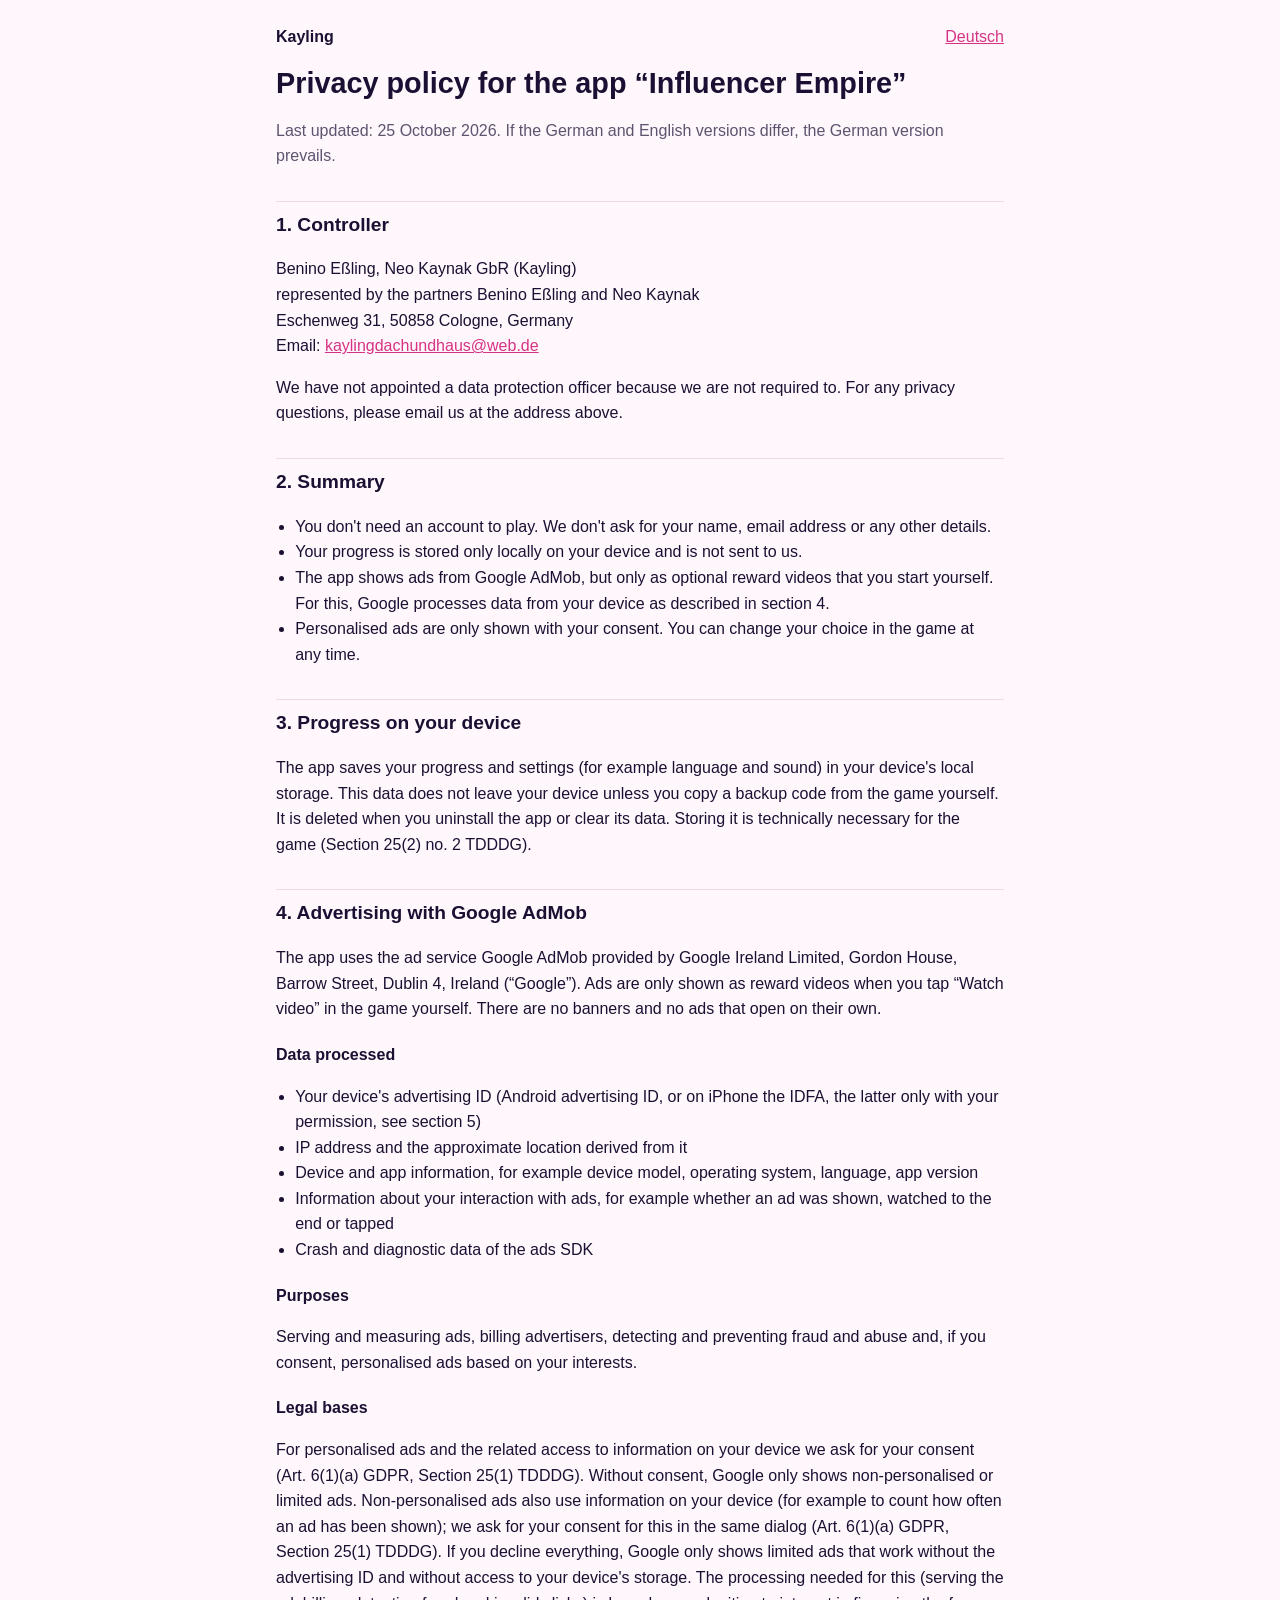
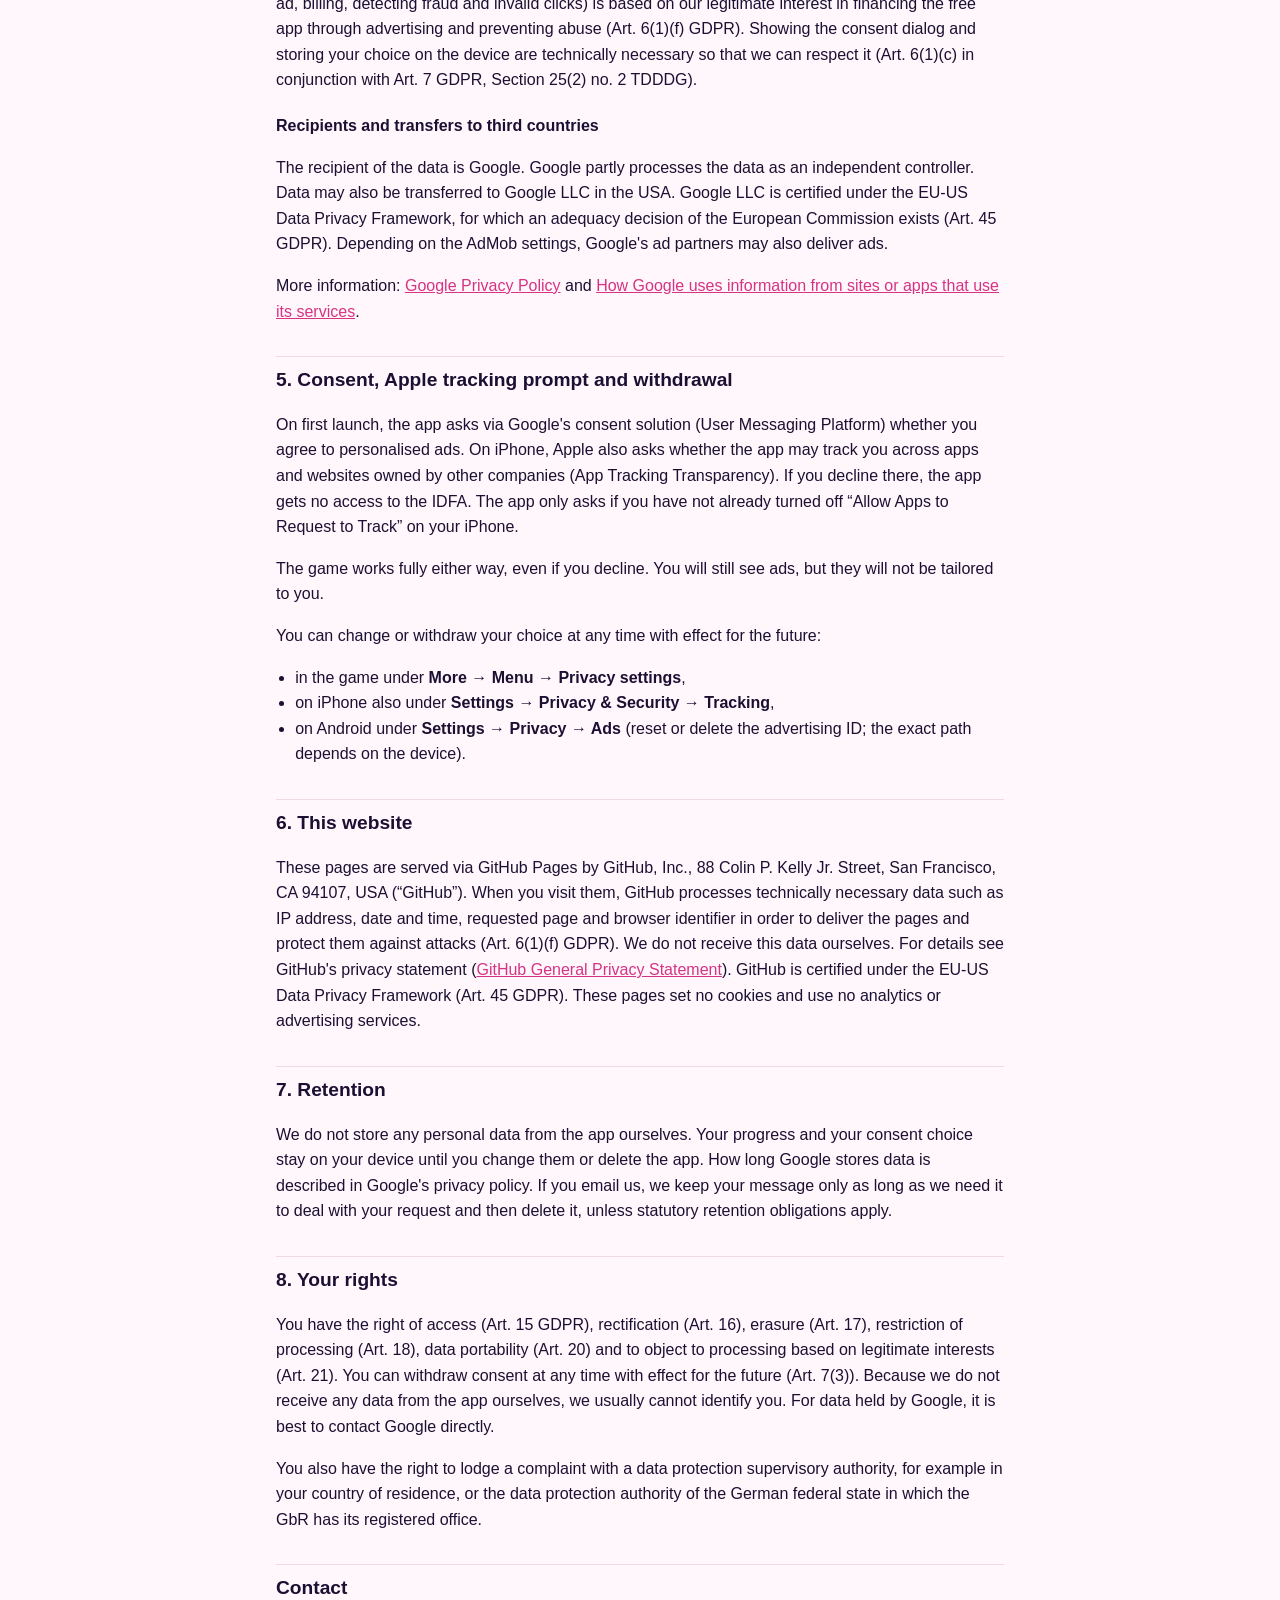
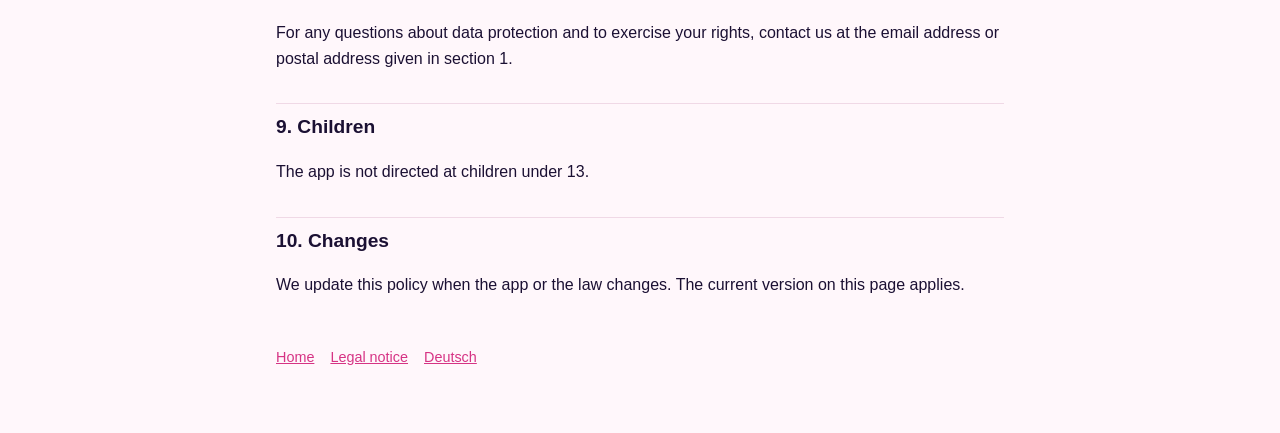
<file: en/privacy-influencer.html>
<!doctype html>
<html lang="en">
<head>
  <meta charset="utf-8">
  <meta name="viewport" content="width=device-width, initial-scale=1">
  <title>Privacy policy Influencer Empire | Kayling</title>
  <link rel="stylesheet" href="../style.css">
</head>
<body>
<main>
  <header class="top"><a class="brand" href="index.html">Kayling</a><nav class="lang"><a href="../datenschutz-influencer.html" hreflang="de">Deutsch</a></nav></header>

  <h1>Privacy policy for the app “Influencer Empire”</h1>
  <p class="muted">Last updated: 25 October 2026. If the German and English versions differ, the German version prevails.</p>

  <h2>1. Controller</h2>
  <p>
    Benino Eßling, Neo Kaynak GbR (Kayling)<br>
    represented by the partners Benino Eßling and Neo Kaynak<br>
    Eschenweg 31, 50858 Cologne, Germany<br>
    Email: <a href="mailto:kaylingdachundhaus@web.de">kaylingdachundhaus@web.de</a>
  </p>
  <p>We have not appointed a data protection officer because we are not required to. For any privacy questions, please email us at the address above.</p>

  <h2>2. Summary</h2>
  <ul>
    <li>You don't need an account to play. We don't ask for your name, email address or any other details.</li>
    <li>Your progress is stored only locally on your device and is not sent to us.</li>
    <li>The app shows ads from Google AdMob, but only as optional reward videos that you start yourself. For this, Google processes data from your device as described in section 4.</li>
    <li>Personalised ads are only shown with your consent. You can change your choice in the game at any time.</li>
  </ul>

  <h2>3. Progress on your device</h2>
  <p>The app saves your progress and settings (for example language and sound) in your device's local storage. This data does not leave your device unless you copy a backup code from the game yourself. It is deleted when you uninstall the app or clear its data. Storing it is technically necessary for the game (Section 25(2) no. 2 TDDDG).</p>

  <h2>4. Advertising with Google AdMob</h2>
  <p>The app uses the ad service Google AdMob provided by Google Ireland Limited, Gordon House, Barrow Street, Dublin 4, Ireland (“Google”). Ads are only shown as reward videos when you tap “Watch video” in the game yourself. There are no banners and no ads that open on their own.</p>

  <h3>Data processed</h3>
  <ul>
    <li>Your device's advertising ID (Android advertising ID, or on iPhone the IDFA, the latter only with your permission, see section 5)</li>
    <li>IP address and the approximate location derived from it</li>
    <li>Device and app information, for example device model, operating system, language, app version</li>
    <li>Information about your interaction with ads, for example whether an ad was shown, watched to the end or tapped</li>
    <li>Crash and diagnostic data of the ads SDK</li>
  </ul>

  <h3>Purposes</h3>
  <p>Serving and measuring ads, billing advertisers, detecting and preventing fraud and abuse and, if you consent, personalised ads based on your interests.</p>

  <h3>Legal bases</h3>
  <p>For personalised ads and the related access to information on your device we ask for your consent (Art. 6(1)(a) GDPR, Section 25(1) TDDDG). Without consent, Google only shows non-personalised or limited ads. Non-personalised ads also use information on your device (for example to count how often an ad has been shown); we ask for your consent for this in the same dialog (Art. 6(1)(a) GDPR, Section 25(1) TDDDG). If you decline everything, Google only shows limited ads that work without the advertising ID and without access to your device's storage. The processing needed for this (serving the ad, billing, detecting fraud and invalid clicks) is based on our legitimate interest in financing the free app through advertising and preventing abuse (Art. 6(1)(f) GDPR). Showing the consent dialog and storing your choice on the device are technically necessary so that we can respect it (Art. 6(1)(c) in conjunction with Art. 7 GDPR, Section 25(2) no. 2 TDDDG).</p>

  <h3>Recipients and transfers to third countries</h3>
  <p>The recipient of the data is Google. Google partly processes the data as an independent controller. Data may also be transferred to Google LLC in the USA. Google LLC is certified under the EU-US Data Privacy Framework, for which an adequacy decision of the European Commission exists (Art. 45 GDPR). Depending on the AdMob settings, Google's ad partners may also deliver ads.</p>
  <p>More information: <a href="https://policies.google.com/privacy" rel="noopener">Google Privacy Policy</a> and <a href="https://policies.google.com/technologies/partner-sites" rel="noopener">How Google uses information from sites or apps that use its services</a>.</p>

  <h2>5. Consent, Apple tracking prompt and withdrawal</h2>
  <p>On first launch, the app asks via Google's consent solution (User Messaging Platform) whether you agree to personalised ads. On iPhone, Apple also asks whether the app may track you across apps and websites owned by other companies (App Tracking Transparency). If you decline there, the app gets no access to the IDFA. The app only asks if you have not already turned off “Allow Apps to Request to Track” on your iPhone.</p>
  <p>The game works fully either way, even if you decline. You will still see ads, but they will not be tailored to you.</p>
  <p>You can change or withdraw your choice at any time with effect for the future:</p>
  <ul>
    <li>in the game under <strong>More → Menu → Privacy settings</strong>,</li>
    <li>on iPhone also under <strong>Settings → Privacy &amp; Security → Tracking</strong>,</li>
    <li>on Android under <strong>Settings → Privacy → Ads</strong> (reset or delete the advertising ID; the exact path depends on the device).</li>
  </ul>

  <h2>6. This website</h2>
  <p>These pages are served via GitHub Pages by GitHub, Inc., 88 Colin P. Kelly Jr. Street, San Francisco, CA 94107, USA (“GitHub”). When you visit them, GitHub processes technically necessary data such as IP address, date and time, requested page and browser identifier in order to deliver the pages and protect them against attacks (Art. 6(1)(f) GDPR). We do not receive this data ourselves. For details see GitHub's privacy statement (<a href="https://docs.github.com/en/site-policy/privacy-policies/github-general-privacy-statement">GitHub General Privacy Statement</a>). GitHub is certified under the EU-US Data Privacy Framework (Art. 45 GDPR). These pages set no cookies and use no analytics or advertising services.</p>

  <h2>7. Retention</h2>
  <p>We do not store any personal data from the app ourselves. Your progress and your consent choice stay on your device until you change them or delete the app. How long Google stores data is described in Google's privacy policy. If you email us, we keep your message only as long as we need it to deal with your request and then delete it, unless statutory retention obligations apply.</p>

  <h2>8. Your rights</h2>
  <p>You have the right of access (Art. 15 GDPR), rectification (Art. 16), erasure (Art. 17), restriction of processing (Art. 18), data portability (Art. 20) and to object to processing based on legitimate interests (Art. 21). You can withdraw consent at any time with effect for the future (Art. 7(3)). Because we do not receive any data from the app ourselves, we usually cannot identify you. For data held by Google, it is best to contact Google directly.</p>
  <p>You also have the right to lodge a complaint with a data protection supervisory authority, for example in your country of residence, or the data protection authority of the German federal state in which the GbR has its registered office.</p>

  <h2>Contact</h2>
  <p>For any questions about data protection and to exercise your rights, contact us at the email address or postal address given in section 1.</p>

  <h2>9. Children</h2>
  <p>The app is not directed at children under 13.</p>

  <h2>10. Changes</h2>
  <p>We update this policy when the app or the law changes. The current version on this page applies.</p>

  <footer class="muted"><a href="index.html">Home</a><a href="imprint.html">Legal notice</a><a href="../datenschutz-influencer.html">Deutsch</a></footer>
</main>
</body>
</html>
</file>
<file: style.css>
/* Rechtsseiten Blob.io: schlicht, gut lesbar, hell und dunkel */
:root { --bg: #fff7fb; --text: #1b1033; --muted: #5d5470; --accent: #d63384; --card: #ffffff; --line: #f0d9e6; --mark: #fff3a8; }
@media (prefers-color-scheme: dark) {
  :root { --bg: #1b1033; --text: #f6eefa; --muted: #b9add0; --accent: #ff7ab6; --card: #261848; --line: #3a2a63; --mark: #6b5a00; }
}
* { box-sizing: border-box; }
body { margin: 0; background: var(--bg); color: var(--text); font: 16px/1.6 -apple-system, BlinkMacSystemFont, "Segoe UI", Roboto, Helvetica, Arial, sans-serif; }
main { max-width: 760px; margin: 0 auto; padding: 24px 16px 64px; }
header.top { display: flex; justify-content: space-between; align-items: center; gap: 12px; flex-wrap: wrap; margin-bottom: 8px; }
header.top a.brand { font-weight: 700; color: var(--text); text-decoration: none; }
nav.lang a { margin-left: 12px; }
h1 { font-size: 1.8rem; line-height: 1.25; margin: 16px 0 4px; }
h2 { font-size: 1.2rem; margin: 32px 0 8px; padding-top: 8px; border-top: 1px solid var(--line); }
h3 { font-size: 1rem; margin: 20px 0 4px; }
a { color: var(--accent); }
.muted { color: var(--muted); }
.card { background: var(--card); border: 1px solid var(--line); border-radius: 12px; padding: 16px; margin: 16px 0; }
ul { padding-left: 1.2em; }
footer { margin-top: 48px; font-size: 0.9rem; }
footer a { margin-right: 16px; }
</file>
